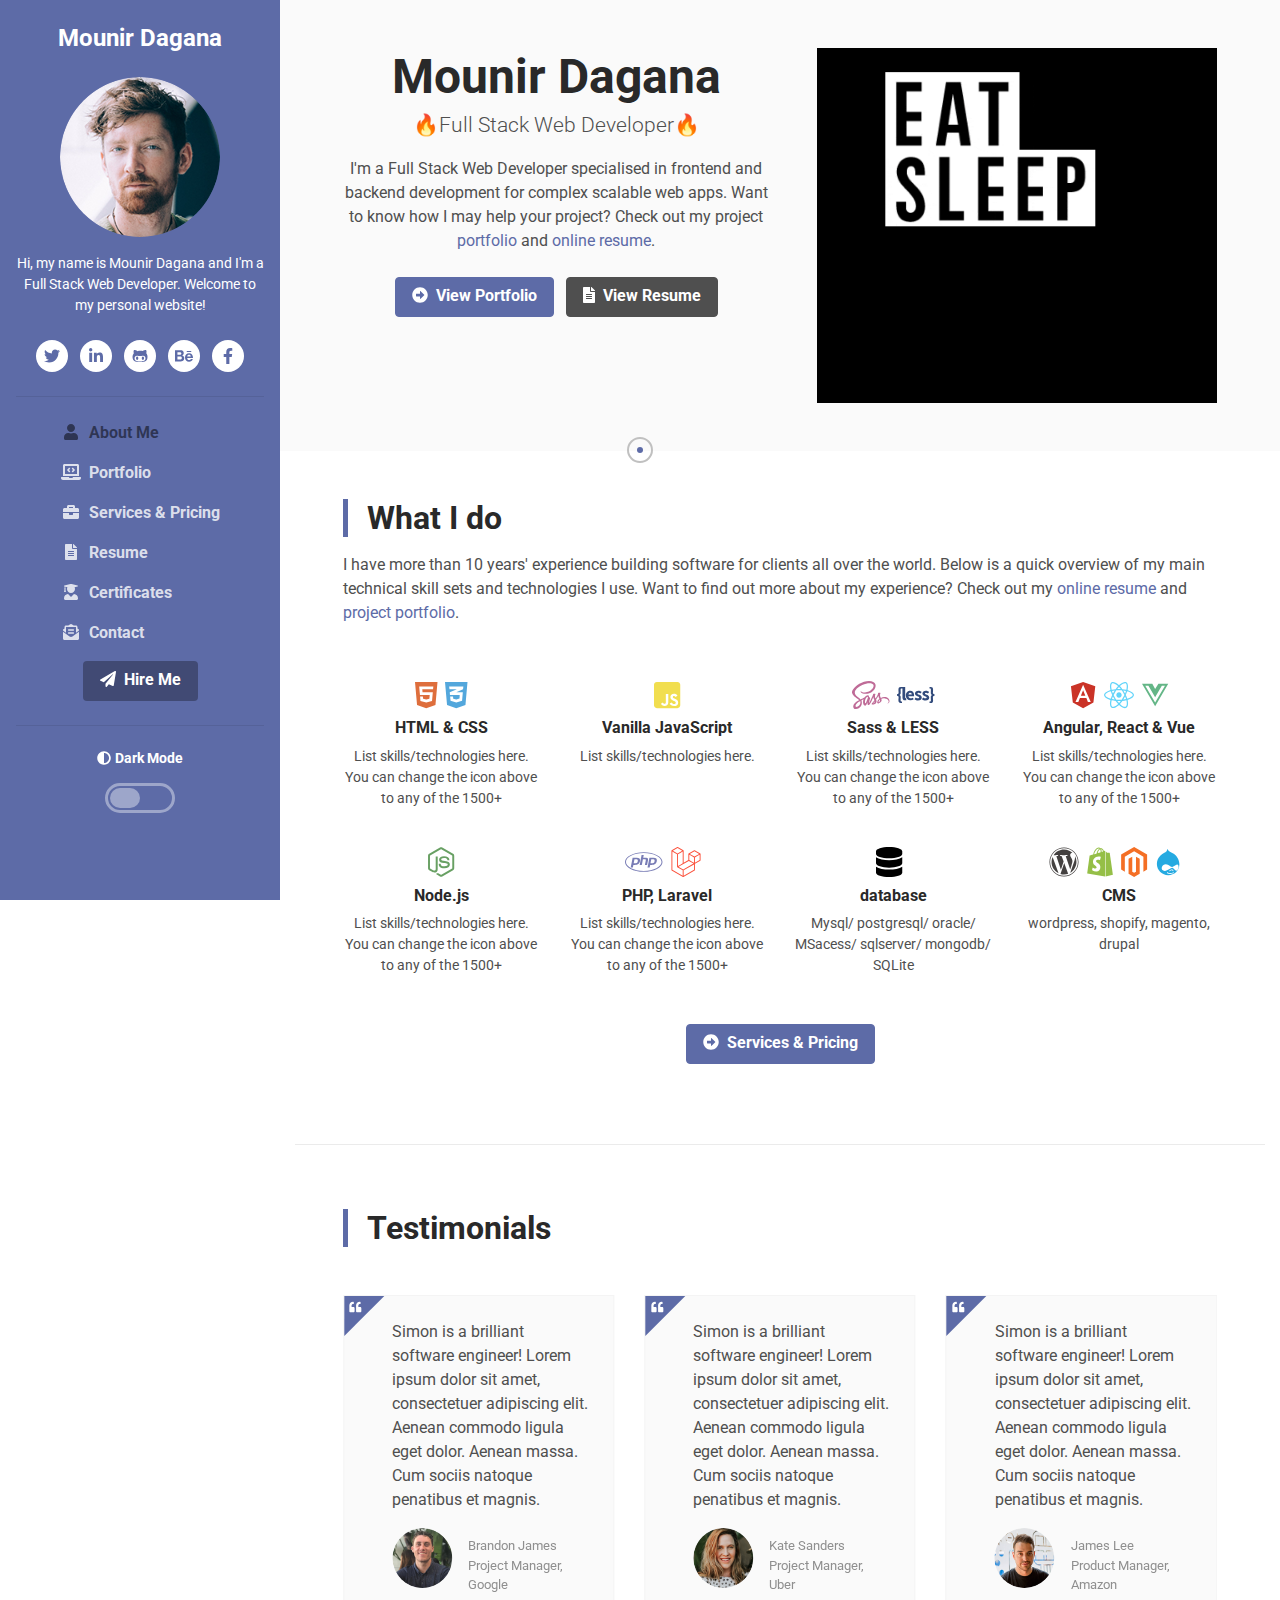
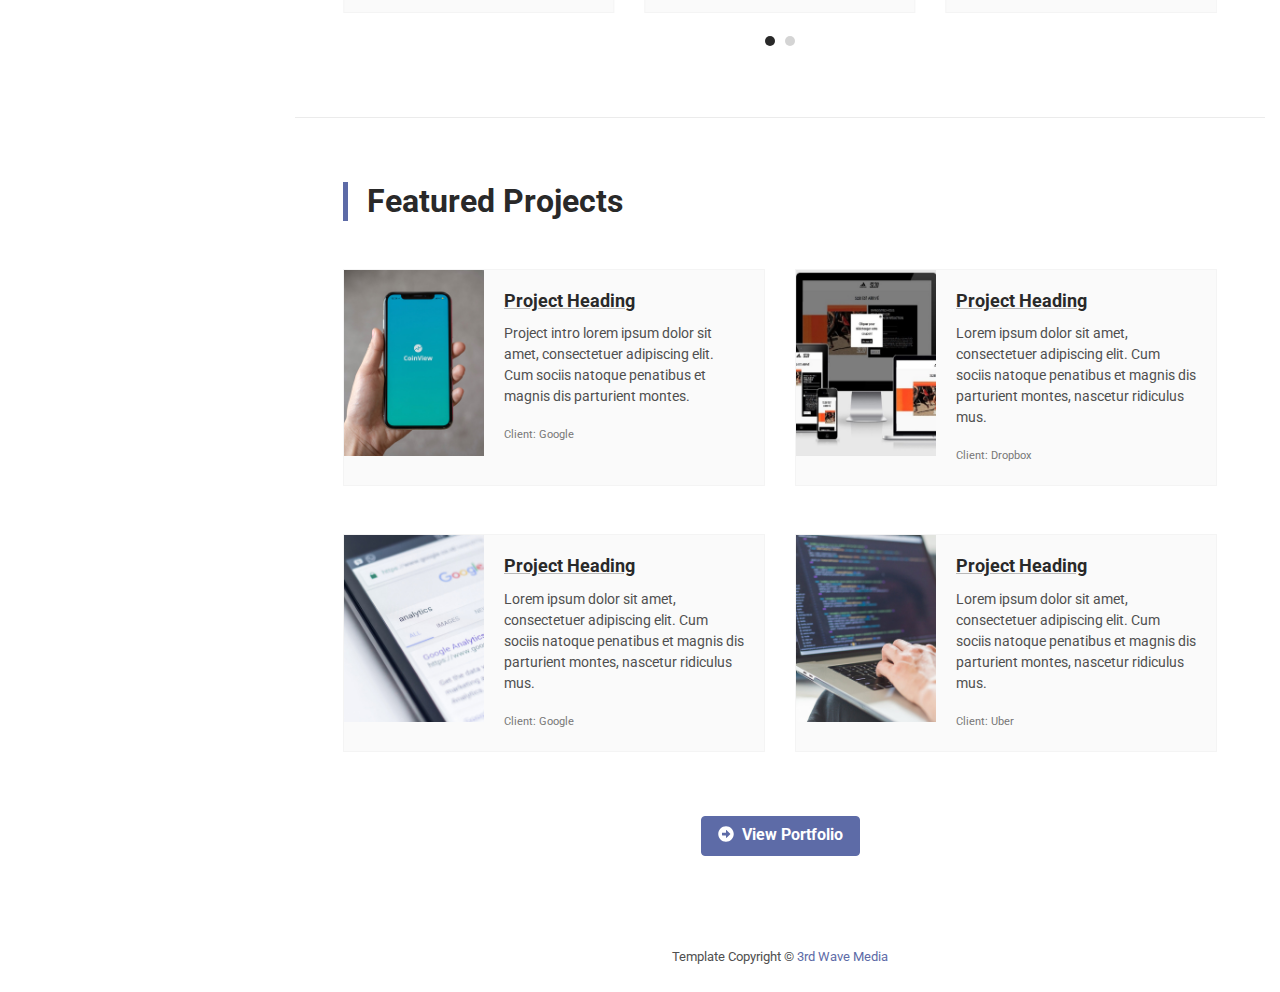
<file: index.html>
<!DOCTYPE html>
<html lang="en"> 
<head>
	<title>Mounir Dagana | Full Stack Web Developer</title>
	
	<!-- Meta -->
	<meta charset="utf-8">
	<meta http-equiv="X-UA-Compatible" content="IE=edge">
	<meta name="viewport" content="width=device-width, initial-scale=1.0">
	<meta name="description" content="Mounir Dagana is A Full Stack Web Developer specialized in both front-end and back-end. See 'My offer' and 'my portfolio' to read more.">
	<meta name="keywords" content="Mounir Dagana, Dagana, Full Stack Web Developer, Web Developer, web designer">
	<meta name="author" content="Mounir Dagana">    
	<link rel="canonical" href="https://mounirdagana.com/" />
	<!-- TWITTER METADATA -->
	<meta name="twitter:card" content="summary" />
	<meta name="twitter:site" content="@DaganaMounir" />
	<meta name="twitter:title" content="Mounir Dagana - Full Stack Web Developer" />
	<meta name="twitter:description" content="Mounir Dagana is A Full Stack Web Developer specialized in both front-end and back-end. See 'My offer' and 'my portfolio' to read more." />
	<meta name="twitter:image" content="http://mounirdagana.com/assets/images/mounirdagana.jpg" />
	<!-- Facebook METADATA -->
	<meta property="og:url" content="http://mounirdagana.com" />
	<meta property="og:title" content="Mounir Dagana - Full Stack Web Developer" />
	<meta property="og:description" content="Mounir Dagana is A Full Stack Web Developer specialized in both front-end and back-end. See 'My offer' and 'my portfolio' to read more." />
	<meta property="og:image" content="http://mounirdagana.com/assets/images/mounirdagana.jpg" />
	<!--[if lt IE 9]>
		<script src="//cdnjs.cloudflare.com/ajax/libs/html5shiv/3.7.2/html5shiv.min.js"></script>
	<![endif]-->

	<link rel="shortcut icon" href="favicon.ico"> 
	<!-- Google Fonts -->
	<link href="https://fonts.googleapis.com/css?family=Roboto:300,400,500,700" rel="stylesheet">
	<!-- FontAwesome JS -->
    <script defer src="assets/fontawesome/js/all.js"></script>
    <!-- Plugin CSS -->
    <link rel="stylesheet" href="assets/plugins/tiny-slider/tiny-slider.css">
	<!-- Theme CSS -->  
	<link id="theme-style" rel="stylesheet" href="assets/css/theme-1.css">
	

</head> 

<body>

	<header class="header text-center">	    
		<div class="force-overflow">
			<h1 class="blog-name pt-lg-4 mb-0"><a href="index.html">Mounir Dagana</a></h1>
			
			<nav class="navbar navbar-expand-lg navbar-dark" >
				
				<button class="navbar-toggler" type="button" data-toggle="collapse" data-target="#navigation" aria-controls="navigation" aria-expanded="false" aria-label="Toggle navigation">
					<span class="navbar-toggler-icon"></span>
				</button>
				
				<div id="navigation" class="collapse navbar-collapse flex-column" >
					<div class="profile-section pt-3 pt-lg-0">
						<img class="profile-image mb-3 rounded-circle mx-auto" src="assets/images/profile.png" alt="image" >			

						<div class="bio mb-3">Hi, my name is Mounir Dagana and I'm a Full Stack Web Developer. Welcome to my personal website!</div><!--//bio-->
						<ul class="social-list list-inline py-2 mx-auto">
							<li class="list-inline-item"><a href="https://twitter.com/DaganaMounir" target="_blank"><i class="fab fa-twitter fa-fw"></i></a></li>
							<li class="list-inline-item"><a href="https://www.linkedin.com/in/mounirdagana" target="_blank"><i class="fab fa-linkedin-in fa-fw"></i></a></li>
							<li class="list-inline-item"><a href="https://github.com/MounirK" target="_blank"><i class="fab fa-github-alt fa-fw"></i></a></li>
							<li class="list-inline-item"><a href="https://www.behance.net/mounirdagana" target="_blank"><i class="fab fa-behance fa-fw"></i></a></li>
							<li class="list-inline-item"><a href="https://www.facebook.com/mounir.da.7923" target="_blank"><i class="fab fa-facebook-f fa-fw"></i></a></li>
						</ul><!--//social-list-->
						<hr> 
					</div><!--//profile-section-->
					<ul class="navbar-nav flex-column text-left">
						<li class="nav-item active">
							<a class="nav-link" href="index.html"><i class="fas fa-user fa-fw mr-2"></i>About Me<span class="sr-only">(current)</span></a>
						</li>
						<li class="nav-item">
							<a class="nav-link" href="portfolio.html"><i class="fas fa-laptop-code fa-fw mr-2"></i>Portfolio</a>
						</li>
						<li class="nav-item">
							<a class="nav-link" href="services.html"><i class="fas fa-briefcase fa-fw mr-2"></i>Services &amp; Pricing</a>
						</li>
						<li class="nav-item">
							<a class="nav-link" href="resume.html"><i class="fas fa-file-alt fa-fw mr-2"></i>Resume</a>
						</li>
						<li class="nav-item">
							<a class="nav-link" href="certificates.html"><i class="fas fa-user-graduate fa-fw mr-2"></i>Certificates</a>
						</li>
						<li class="nav-item">
							<a class="nav-link" href="contact.html"><i class="fas fa-envelope-open-text fa-fw mr-2"></i>Contact</a>
						</li>
					</ul>
					<div class="my-2">
						<a class="btn btn-primary" href="contact.html" target="_blank"><i class="fas fa-paper-plane mr-2"></i>Hire Me</a>
					</div>
					<div class="dark-mode-toggle text-center w-100">
						<hr class="mb-4">
					    <h4 class="toggle-name mb-3 "><i class="fas fa-adjust mr-1"></i>Dark Mode</h4>
					    
					    <input class="toggle" id="darkmode" type="checkbox">
					    <label class="toggle-btn mx-auto mb-0" for="darkmode"></label>
					</div><!--//dark-mode-toggle-->
				</div>
			</nav>
		</div><!--//force-overflow-->
	</header>
	<div class="main-wrapper">
		<section class="about-me-section p-3 p-lg-5 theme-bg-light">
			<div class="container">
				<div class="profile-teaser media flex-column flex-lg-row">
					
					<div class="media-body">
						<h2 class="name font-weight-bold mb-1 text-center">Mounir Dagana</h2>
						<div class="tagline mb-3 text-center">🔥Full Stack Web Developer🔥</div>
						<div class="bio mb-4 text-center">I'm a Full Stack Web Developer specialised in frontend and backend development for complex scalable web apps. Want to know how I may help your project? Check out my project <a class="link-on-bg" href="projects.html">portfolio</a> and <a class="link-on-bg" href="resume.html">online resume</a>.
						</div><!--//bio-->
						<div class="mb-4 text-center">
							<a class="btn btn-primary mr-2 mb-3" href="portfolio.html"><i class="fas fa-arrow-alt-circle-right mr-2"></i><span class="d-none d-md-inline">View</span> Portfolio</a>
							<a class="btn btn-secondary mb-3" href="resume.html"><i class="fas fa-file-alt mr-2"></i><span class="d-none d-md-inline">View</span> Resume</a>
						</div>
					</div><!--//media-body-->
					<img class="profile-image mb-lg-0 ml-lg-5 mr-md-0" src="assets/images/eatsleepcoderepeat.gif" alt="">
				</div>
			</div>
		</section><!--//about-me-section-->
		<section class="overview-section p-3 p-lg-5">
			<div class="container">
				<h2 class="section-title font-weight-bold mb-3">What I do</h2>
				<div class="section-intro mb-5">I have more than 10 years' experience building software for clients all over the world. Below is a quick overview of my main technical skill sets and technologies I use. Want to find out more about my experience? Check out my <a href="resume.html">online resume</a> and <a href="portfolio.html">project portfolio</a>.</div>
				<div class="row">
					<div class="item col-6 col-lg-3">
						<div class="item-inner">
							<div class="item-icon"><i class="fab fa-html5 mr-2"></i><i class="fab fa-css3-alt"></i></div>
							<h3 class="item-title">HTML &amp; CSS</h3>
							<div class="item-desc">List skills/technologies here. You can change the icon above to any of the 1500+</div>
						</div><!--//item-inner-->
					</div><!--//item-->
					<div class="item col-6 col-lg-3">
						<div class="item-inner">
							<div class="item-icon"><i class="fab fa-js-square"></i></div>
							<h3 class="item-title">Vanilla JavaScript</h3>
							<div class="item-desc">List skills/technologies here.</div>
						</div><!--//item-inner-->
					</div><!--//item-->
					<div class="item col-6 col-lg-3">
						<div class="item-inner">
							<div class="item-icon"><i class="fab fa-sass mr-2"></i><i class="fab fa-less"></i></div>
							<h3 class="item-title">Sass &amp; LESS</h3>
							<div class="item-desc">List skills/technologies here. You can change the icon above to any of the 1500+</div>
						</div><!--//item-inner-->
					</div><!--//item-->
					<div class="item col-6 col-lg-3">
						<div class="item-inner">
							<div class="item-icon"><i class="fab fa-angular mr-2"></i><i class="fab fa-react mr-2"></i><i class="fab fa-vuejs"></i></div>
							<h3 class="item-title">Angular, React &amp;  Vue</h3>
							<div class="item-desc">List skills/technologies here. You can change the icon above to any of the 1500+</div>
						</div><!--//item-inner-->
					</div><!--//item-->
					<div class="item col-6 col-lg-3">
						<div class="item-inner">
							<div class="item-icon"><i class="fab fa-node-js"></i></div>
							<h3 class="item-title">Node.js</h3>
							<div class="item-desc">List skills/technologies here. You can change the icon above to any of the 1500+</div>
						</div><!--//item-inner-->
					</div><!--//item-->
					<div class="item col-6 col-lg-3">
						<div class="item-inner">
							<div class="item-icon"><i class="fab fa-php mr-2"></i><i class="fab fa-laravel mr-2"></i></div>
							<h3 class="item-title">PHP, Laravel</h3>
							<div class="item-desc">List skills/technologies here. You can change the icon above to any of the 1500+</div>
						</div><!--//item-inner-->
					</div><!--//item-->
					<div class="item col-6 col-lg-3">
						<div class="item-inner">
							<div class="item-icon"><i class="fas fa-database mr-2"></i></div>
							<h3 class="item-title">database</h3>
							<div class="item-desc">Mysql/ postgresql/ oracle/ MSacess/ sqlserver/ mongodb/ SQLite</div>
						</div><!--//item-inner-->
					</div><!--//item-->
					<div class="item col-6 col-lg-3">
						<div class="item-inner">
							<div class="item-icon"><i class="fab fa-wordpress mr-2"></i><i class="fab fa-shopify mr-2"></i><i class="fab fa-magento mr-2"></i><i class="fab fa-drupal mr-2"></i></div>
							<h3 class="item-title">CMS</h3>
							<div class="item-desc">wordpress, shopify, magento, drupal</div>
						</div><!--//item-inner-->
					</div><!--//item-->
				</div><!--//row-->
				<div class="text-center py-3"><a href="services.html" class="btn btn-primary"><i class="fas fa-arrow-alt-circle-right mr-2"></i>Services &amp; Pricing
					
				</a></div>
				
			</div><!--//container-->
		</section>
		
		<div class="container"><hr></div>
		
		<section class="testimonials-section p-3 p-lg-5">
			<div class="container">
				<h2 class="section-title font-weight-bold mb-5">Testimonials</h2>
				
				<div class="testiomonial-carousel-container">
					<div class="testimonial-carousel  tiny-slider">
	                    <div class="item">
							<div class="item-inner">
								<div class="quote-holder">
									<blockquote class="quote-content">
										Simon is a brilliant software engineer! Lorem ipsum dolor sit amet, consectetuer adipiscing elit. Aenean commodo ligula eget dolor. Aenean massa. Cum sociis natoque penatibus et magnis.
									</blockquote>
									<i class="fas fa-quote-left"></i>
								</div><!--//quote-holder-->
								<div class="source-holder">
									<div class="source-profile">
										<img src="assets/images/clients/profile-1.png" alt="image"/>
									</div>
									<div class="meta">
										<div class="name">Brandon James</div>
										<div class="info">Project Manager, Google</div>
									</div>
								</div>
							</div><!--//item-inner-->
						</div><!--//item-->
						
						<div class="item">
							<div class="item-inner">
								<div class="quote-holder">
									<blockquote class="quote-content">
										Simon is a brilliant software engineer! Lorem ipsum dolor sit amet, consectetuer adipiscing elit. Aenean commodo ligula eget dolor. Aenean massa. Cum sociis natoque penatibus et magnis.
									</blockquote>
									<i class="fas fa-quote-left"></i>
								</div><!--//quote-holder-->
								<div class="source-holder">
									<div class="source-profile">
										<img src="assets/images/clients/profile-2.png" alt="image"/>
									</div>
									<div class="meta">
										<div class="name">Kate Sanders</div>
										<div class="info">Project Manager, Uber</div>
									</div>
								</div>
							</div><!--//item-inner-->
						</div><!--//item-->
						
						<div class="item">
							<div class="item-inner">
								<div class="quote-holder">
									<blockquote class="quote-content">
										Simon is a brilliant software engineer! Lorem ipsum dolor sit amet, consectetuer adipiscing elit. Aenean commodo ligula eget dolor. Aenean massa. Cum sociis natoque penatibus et magnis.
									</blockquote>
									<i class="fas fa-quote-left"></i>
								</div><!--//quote-holder-->
								<div class="source-holder">
									<div class="source-profile">
										<img src="assets/images/clients/profile-3.png" alt="image"/>
									</div>
									<div class="meta">
										<div class="name">James Lee</div>
										<div class="info">Product Manager, Amazon</div>
									</div>
								</div>
						    </div><!--//item-inner-->
						</div><!--//item-->
						
						<div class="item">
							<div class="item-inner">
								<div class="quote-holder">
									<blockquote class="quote-content">
										Simon is a brilliant software engineer! Lorem ipsum dolor sit amet, consectetuer adipiscing elit. Aenean commodo ligula eget dolor. Aenean massa. Cum sociis natoque penatibus et magnis.
									</blockquote>
									<i class="fas fa-quote-left"></i>
								</div><!--//quote-holder-->
								<div class="source-holder">
									<div class="source-profile">
										<img src="assets/images/clients/profile-4.png" alt="image"/>
									</div>
									<div class="meta">
										<div class="name">James Lee</div>
										<div class="info">Product Manager, Amazon</div>
									</div>
								</div>
						    </div><!--//item-inner-->
						</div><!--//item-->
						
						<div class="item">
							<div class="item-inner">
								<div class="quote-holder">
									<blockquote class="quote-content">
										Simon is a brilliant software engineer! Lorem ipsum dolor sit amet, consectetuer adipiscing elit. Aenean commodo ligula eget dolor. Aenean massa. Cum sociis natoque penatibus et magnis.
									</blockquote>
									<i class="fas fa-quote-left"></i>
								</div><!--//quote-holder-->
								<div class="source-holder">
									<div class="source-profile">
										<img src="assets/images/clients/profile-5.png" alt="image"/>
									</div>
									<div class="meta">
										<div class="name">Olivia White</div>
										<div class="info">Product Manager, Dropbox</div>
									</div>
								</div>
						    </div><!--//item-inner-->
						</div><!--//item-->
						
						<div class="item">
							<div class="item-inner">
								<div class="quote-holder">
									<blockquote class="quote-content">
										Simon is a brilliant software engineer! Lorem ipsum dolor sit amet, consectetuer adipiscing elit. Aenean commodo ligula eget dolor. Aenean massa. Cum sociis natoque penatibus et magnis.
									</blockquote>
									<i class="fas fa-quote-left"></i>
								</div><!--//quote-holder-->
								<div class="source-holder">
									<div class="source-profile">
										<img src="assets/images/clients/profile-6.png" alt="image"/>
									</div>
									<div class="meta">
										<div class="name">Samuel Reyes</div>
										<div class="info">CTO, StartupHub</div>
									</div>
								</div>
						    </div><!--//item-inner-->
						</div><!--//item-->
					</div><!--//testimonial-carousel-->	
				</div><!--//testimonial-carousel-container-->	
			</div><!--//container-->
		</section><!--//testimonials-section-->
		
		<div class="container"><hr></div>
		
		<section class="featured-section p-3 p-lg-5">
			<div class="container">
				<h2 class="section-title font-weight-bold mb-5">Featured Projects</h2>
				<div class="row">
					<div class="col-md-6 mb-5">
						<div class="card project-card">
							<div class="row no-gutters">
								<div class="col-lg-4 card-img-holder">
									<img src="assets/images/project/project-1.jpg" class="card-img" alt="image">
								</div>
								<div class="col-lg-8">
									<div class="card-body">
										<h5 class="card-title"><a href="project.html" class="theme-link">Project Heading</a></h5>
										<p class="card-text">Project intro lorem ipsum dolor sit amet, consectetuer adipiscing elit. Cum sociis natoque penatibus et magnis dis parturient montes.</p>
										<p class="card-text"><small class="text-muted">Client: Google</small></p>
									</div>
								</div>
							</div>
							<div class="link-mask">
								<a class="link-mask-link" href="project.html"></a>
								<div class="link-mask-text">
									<a class="btn btn-secondary" href="project.html">
										<i class="fas fa-eye mr-2"></i>View Case Study
									</a>
								</div>
							</div><!--//link-mask-->
						</div><!--//card-->
					</div><!--//col-->
					<div class="col-md-6 mb-5">	
						<div class="card project-card">
							<div class="row no-gutters">
								<div class="col-lg-4 card-img-holder">
									<img src="assets/images/project/project-2.jpg" class="card-img" alt="image">
								</div>
								<div class="col-lg-8">
									<div class="card-body">
										<h5 class="card-title"><a href="project.html" class="theme-link">Project Heading</a></h5>
										<p class="card-text">Lorem ipsum dolor sit amet, consectetuer adipiscing elit. Cum sociis natoque penatibus et magnis dis parturient montes, nascetur ridiculus mus. </p>
										<p class="card-text"><small class="text-muted">Client: Dropbox</small></p>
									</div>
								</div>
							</div>
							<div class="link-mask">
								<a class="link-mask-link" href="project.html"></a>
								<div class="link-mask-text">
									<a class="btn btn-secondary" href="project.html">
										<i class="fas fa-eye mr-2"></i>View Case Study
									</a>
								</div>
							</div><!--//link-mask-->
						</div><!--//card-->
					</div><!--//col-->
					<div class="col-md-6 mb-5">
						<div class="card project-card">
							<div class="row no-gutters">
								<div class="col-lg-4 card-img-holder">
									<img src="assets/images/project/project-3.jpg" class="card-img" alt="image">
								</div>
								<div class="col-lg-8">
									<div class="card-body">
										<h5 class="card-title"><a href="project.html" class="theme-link">Project Heading</a></h5>
										<p class="card-text">Lorem ipsum dolor sit amet, consectetuer adipiscing elit. Cum sociis natoque penatibus et magnis dis parturient montes, nascetur ridiculus mus. </p>
										<p class="card-text"><small class="text-muted">Client: Google</small></p>
									</div>
								</div>
							</div>
							<div class="link-mask">
								<a class="link-mask-link" href="project.html"></a>
								<div class="link-mask-text">
									<a class="btn btn-secondary" href="project.html">
										<i class="fas fa-eye mr-2"></i>View Case Study
									</a>
								</div>
							</div><!--//link-mask-->
						</div><!--//card-->
					</div><!--//col-->
					<div class="col-md-6 mb-5">
						<div class="card project-card">
							<div class="row no-gutters">
								<div class="col-lg-4 card-img-holder">
									<img src="assets/images/project/project-4.jpg" class="card-img" alt="image">
								</div>
								<div class="col-lg-8">
									<div class="card-body">
										<h5 class="card-title"><a href="project.html" class="theme-link">Project Heading</a></h5>
										<p class="card-text">Lorem ipsum dolor sit amet, consectetuer adipiscing elit. Cum sociis natoque penatibus et magnis dis parturient montes, nascetur ridiculus mus. </p>
										<p class="card-text"><small class="text-muted">Client: Uber</small></p>
									</div>
								</div>
							</div>
							<div class="link-mask">
								<a class="link-mask-link" href="project.html"></a>
								<div class="link-mask-text">
									<a class="btn btn-secondary" href="project.html">
										<i class="fas fa-eye mr-2"></i>View Case Study
									</a>
								</div>
							</div><!--//link-mask-->
						</div><!--//card-->
					</div><!--//col-->
				</div><!--//row-->
				<div class="text-center py-3"><a href="portfolio.html" class="btn btn-primary"><i class="fas fa-arrow-alt-circle-right mr-2"></i>View Portfolio</a></div>
				
			</div><!--//container-->
		</section><!--//featured-section-->
	
		<footer class="footer text-center py-4">
			<small class="copyright">Template Copyright &copy; <a href="https://themes.3rdwavemedia.com/" target="_blank">3rd Wave Media</a></small>
		</footer>
		
	</div><!--//main-wrapper-->

	<!-- cursor changer -->
	<canvas class="js--canvas"></canvas>
	<script src="assets/plugins/TweenMax.min.js"></script>
	<script src="assets/js/cursor.js"></script>  
	<!-- Javascript -->   	
	<script src="assets/plugins/jquery-3.4.1.min.js"></script>
	<script src="assets/plugins/popper.min.js"></script> 
	<script src="assets/plugins/bootstrap/js/bootstrap.min.js"></script>
	<script src="assets/plugins/tiny-slider/min/tiny-slider.js"></script>
	<script src="assets/js/testimonials.js"></script>
	<!-- Dark Mode -->
	<script src="assets/plugins/js-cookie.min.js"></script>
	<script src="assets/js/dark-mode.js"></script>   
</body>
</html>
</file>
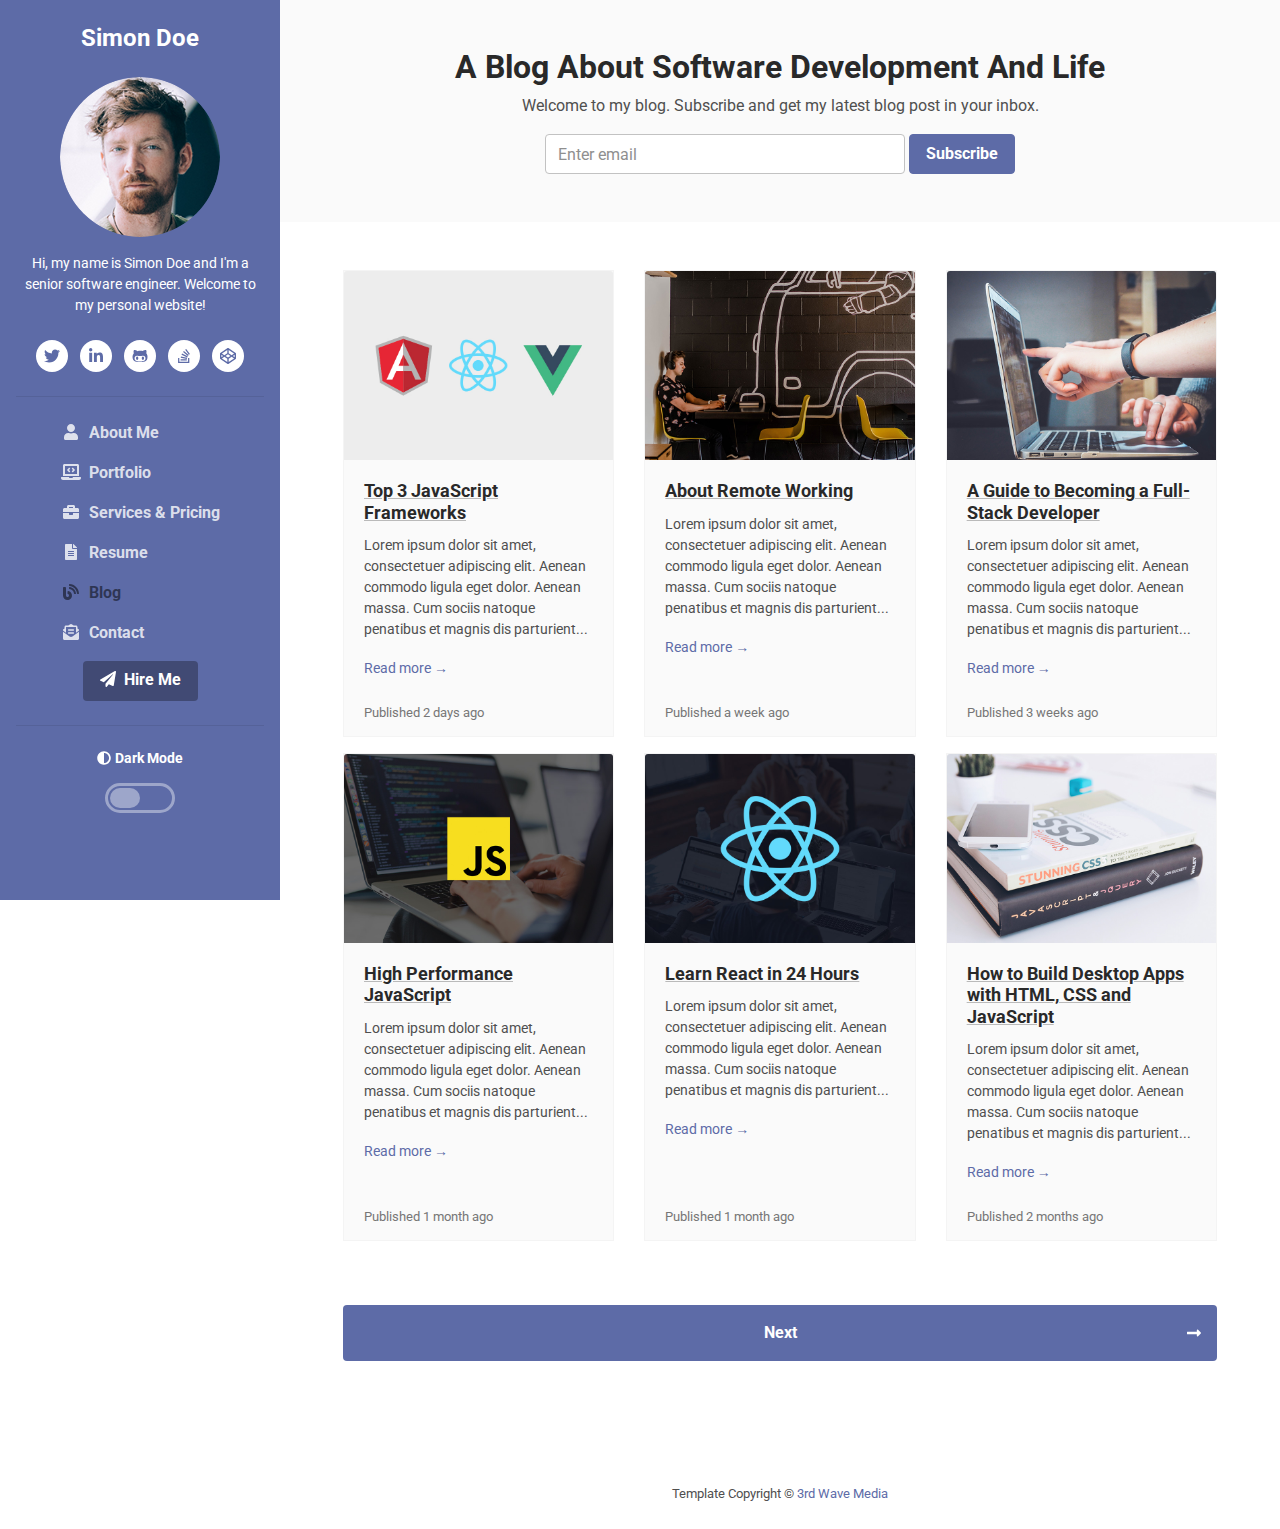
<file: blog-home.html>
<!DOCTYPE html>
<html lang="en"> 
<head>
    <title>Mounir Dagana | Full Stack Web Developer</title>
    
    <!-- Meta -->
    <meta charset="utf-8">
    <meta http-equiv="X-UA-Compatible" content="IE=edge">
    <meta name="viewport" content="width=device-width, initial-scale=1.0">
    <meta name="description" content="DevCard Bootstrap 4 Template">
    <meta name="author" content="Xiaoying Riley at 3rd Wave Media">    
    <link rel="shortcut icon" href="favicon.ico"> 
    
    <!-- Google Fonts -->
	<link href="https://fonts.googleapis.com/css?family=Roboto:300,400,500,700" rel="stylesheet">
    
    <!-- FontAwesome JS -->
    <script defer src="assets/fontawesome/js/all.js"></script>
    
    <!-- Theme CSS -->  
    <link id="theme-style" rel="stylesheet" href="assets/css/theme-1.css">

</head> 

<body>
    
    <header class="header text-center">	    
		<div class="force-overflow">
			<h1 class="blog-name pt-lg-4 mb-0"><a href="index-2.html">Simon Doe</a></h1>
			
			<nav class="navbar navbar-expand-lg navbar-dark" >
				
				<button class="navbar-toggler" type="button" data-toggle="collapse" data-target="#navigation" aria-controls="navigation" aria-expanded="false" aria-label="Toggle navigation">
					<span class="navbar-toggler-icon"></span>
				</button>
				
				<div id="navigation" class="collapse navbar-collapse flex-column" >
					<div class="profile-section pt-3 pt-lg-0">
						<img class="profile-image mb-3 rounded-circle mx-auto" src="assets/images/profile.png" alt="image" >			
						
						<div class="bio mb-3">Hi, my name is Simon Doe and I'm a senior software engineer. Welcome to my personal website!</div><!--//bio-->
						<ul class="social-list list-inline py-2 mx-auto">
							<li class="list-inline-item"><a href="#"><i class="fab fa-twitter fa-fw"></i></a></li>
							<li class="list-inline-item"><a href="#"><i class="fab fa-linkedin-in fa-fw"></i></a></li>
							<li class="list-inline-item"><a href="#"><i class="fab fa-github-alt fa-fw"></i></a></li>
							<li class="list-inline-item"><a href="#"><i class="fab fa-stack-overflow fa-fw"></i></a></li>
							<li class="list-inline-item"><a href="#"><i class="fab fa-codepen fa-fw"></i></a></li>
						</ul><!--//social-list-->
						<hr> 
					</div><!--//profile-section-->
					
					<ul class="navbar-nav flex-column text-left">
						<li class="nav-item">
							<a class="nav-link" href="index-2.html"><i class="fas fa-user fa-fw mr-2"></i>About Me</a>
						</li>
						<li class="nav-item">
							<a class="nav-link" href="portfolio.html"><i class="fas fa-laptop-code fa-fw mr-2"></i>Portfolio</a>
						</li>
						<li class="nav-item">
							<a class="nav-link" href="services.html"><i class="fas fa-briefcase fa-fw mr-2"></i>Services &amp; Pricing</a>
						</li>
						<li class="nav-item">
							<a class="nav-link" href="resume.html"><i class="fas fa-file-alt fa-fw mr-2"></i>Resume</a>
						</li>
						<li class="nav-item active">
							<a class="nav-link" href="blog-home.html"><i class="fas fa-blog fa-fw mr-2"></i>Blog<span class="sr-only">(current)</span></a>
						</li>
						<li class="nav-item">
							<a class="nav-link" href="contact.html"><i class="fas fa-envelope-open-text fa-fw mr-2"></i>Contact</a>
						</li>
					</ul>
					
					<div class="my-2">
						<a class="btn btn-primary" href="contact.html" target="_blank"><i class="fas fa-paper-plane mr-2"></i>Hire Me</a>
					</div>
					
	
					<div class="dark-mode-toggle text-center w-100">
						<hr class="mb-4">
					    <h4 class="toggle-name mb-3 "><i class="fas fa-adjust mr-1"></i>Dark Mode</h4>
					    
					    <input class="toggle" id="darkmode" type="checkbox">
					    <label class="toggle-btn mx-auto mb-0" for="darkmode"></label>
					    
					</div><!--//dark-mode-toggle-->
				</div>
			</nav>
		</div><!--//force-overflow-->
	</header>
	    
    <div class="main-wrapper">
	    <section class="cta-section theme-bg-light py-5">
		    <div class="container text-center">
			    <h2 class="heading">A Blog About Software Development And Life</h2>
			    <div class="intro">Welcome to my blog. Subscribe and get my latest blog post in your inbox.</div>
			    <form class="signup-form form-inline justify-content-center pt-3">
                    <div class="form-group">
                        <label class="sr-only" for="semail">Your email</label>
                        <input type="email" id="semail" name="semail1" class="form-control mr-md-1 semail" placeholder="Enter email">
                    </div>
                    <button type="submit" class="btn btn-primary">Subscribe</button>
                </form>
		    </div><!--//container-->
	    </section>
	    <section class="blog-list px-3 py-5 p-md-5">
		    <div class="container">
			    <div class="row">
					<div class="col-md-4 mb-3">
						<div class="card blog-post-card">
							<img class="card-img-top" src="assets/images/blog/blog-post-thumb-card-1.jpg" alt="image">
							<div class="card-body">
								<h5 class="card-title"><a class="theme-link" href="blog-post.html">Top 3 JavaScript Frameworks</a></h5>
								<p class="card-text">Lorem ipsum dolor sit amet, consectetuer adipiscing elit. Aenean commodo ligula eget dolor. Aenean massa. Cum sociis natoque penatibus et magnis dis parturient...</p>
								<p class="mb-0"><a class="more-link" href="blog-post.html">Read more &rarr;</a></p>
								
							</div>
							<div class="card-footer">
								<small class="text-muted">Published 2 days ago</small>
							</div>
						</div><!--//card-->
					</div><!--//col-->
					<div class="col-md-4 mb-3">
						<div class="card blog-post-card">
							<img class="card-img-top" src="assets/images/blog/blog-post-thumb-card-2.jpg" alt="image">
							<div class="card-body">
								<h5 class="card-title"><a class="theme-link" href="blog-post.html">About Remote Working</a></h5>
								<p class="card-text">Lorem ipsum dolor sit amet, consectetuer adipiscing elit. Aenean commodo ligula eget dolor. Aenean massa. Cum sociis natoque penatibus et magnis dis parturient...</p>
								<p class="mb-0"><a class="more-link" href="blog-post.html">Read more &rarr;</a></p>
							</div>
							<div class="card-footer">
								<small class="text-muted">Published a week ago</small>
								
							</div>
						</div><!--//card-->
					</div><!--//col-->
					<div class="col-md-4 mb-3">
						<div class="card blog-post-card">
							<img class="card-img-top" src="assets/images/blog/blog-post-thumb-card-3.jpg" alt="image">
							<div class="card-body">
								<h5 class="card-title"><a class="theme-link" href="blog-post.html">A Guide to Becoming a Full-Stack Developer</a></h5>
								<p class="card-text">Lorem ipsum dolor sit amet, consectetuer adipiscing elit. Aenean commodo ligula eget dolor. Aenean massa. Cum sociis natoque penatibus et magnis dis parturient...</p>
								<p class="mb-0"><a class="more-link" href="blog-post.html">Read more &rarr;</a></p>
							</div>
							<div class="card-footer">
								<small class="text-muted">Published 3 weeks ago</small>
							</div>
						</div><!--//card-->
					</div><!--//col-->
					<div class="col-md-4 mb-3">
						<div class="card blog-post-card">
							<img class="card-img-top" src="assets/images/blog/blog-post-thumb-card-4.jpg" alt="image">
							<div class="card-body">
								<h5 class="card-title"><a class="theme-link" href="blog-post.html">High Performance JavaScript</a></h5>
								<p class="card-text">Lorem ipsum dolor sit amet, consectetuer adipiscing elit. Aenean commodo ligula eget dolor. Aenean massa. Cum sociis natoque penatibus et magnis dis parturient...</p>
								<p class="mb-0"><a class="more-link" href="blog-post.html">Read more &rarr;</a></p>
							</div>
							<div class="card-footer">
								<small class="text-muted">Published 1 month ago</small>
							</div>
						</div><!--//card-->
					</div><!--//col-->
					<div class="col-md-4 mb-3">
						<div class="card blog-post-card">
							<img class="card-img-top" src="assets/images/blog/blog-post-thumb-card-5.jpg" alt="image">
							<div class="card-body">
								<h5 class="card-title"><a class="theme-link" href="blog-post.html">Learn React in 24 Hours</a></h5>
								<p class="card-text">Lorem ipsum dolor sit amet, consectetuer adipiscing elit. Aenean commodo ligula eget dolor. Aenean massa. Cum sociis natoque penatibus et magnis dis parturient...</p>
								<p class="mb-0"><a class="more-link" href="blog-post.html">Read more &rarr;</a></p>
							</div>
							<div class="card-footer">
								<small class="text-muted">Published 1 month ago</small>
							</div>
						</div><!--//card-->
					</div><!--//col-->
					<div class="col-md-4 mb-3">
						<div class="card blog-post-card">
							<img class="card-img-top" src="assets/images/blog/blog-post-thumb-card-6.jpg" alt="image">
							<div class="card-body">
								<h5 class="card-title"><a class="theme-link" href="blog-post.html">How to Build Desktop Apps with HTML, CSS and JavaScript</a></h5>
								<p class="card-text">Lorem ipsum dolor sit amet, consectetuer adipiscing elit. Aenean commodo ligula eget dolor. Aenean massa. Cum sociis natoque penatibus et magnis dis parturient...</p>
								<p class="mb-0"><a class="more-link" href="blog-post.html">Read more &rarr;</a></p>
							</div>
							<div class="card-footer">
								<small class="text-muted">Published 2 months ago</small>
							</div>
						</div><!--//card-->
					</div><!--//col-->
				</div><!--//row-->
			    
			    
			    <nav class="blog-nav nav nav-justified my-5">
				  <a class="nav-link-prev nav-item nav-link d-none rounded-left" href="#">Previous<i class="arrow-prev fas fa-long-arrow-alt-left"></i></a>
				  <a class="nav-link-next nav-item nav-link rounded" href="#">Next<i class="arrow-next fas fa-long-arrow-alt-right"></i></a>
				</nav>
				
		    </div>
	    </section>
	    
	    <footer class="footer text-center py-4">
			<small class="copyright">Template Copyright &copy; <a href="https://themes.3rdwavemedia.com/" target="_blank">3rd Wave Media</a></small>
		</footer>
    
    </div><!--//main-wrapper-->
    
    <!-- Javascript -->          
    <script src="assets/plugins/jquery-3.4.1.min.js"></script>
    <script src="assets/plugins/popper.min.js"></script> 
    <script src="assets/plugins/bootstrap/js/bootstrap.min.js"></script> 
    
    <!-- Dark Mode -->
	<script src="assets/plugins/js-cookie.min.js"></script>
	<script src="assets/js/dark-mode.js"></script>
    
</body>
</html>
</file>
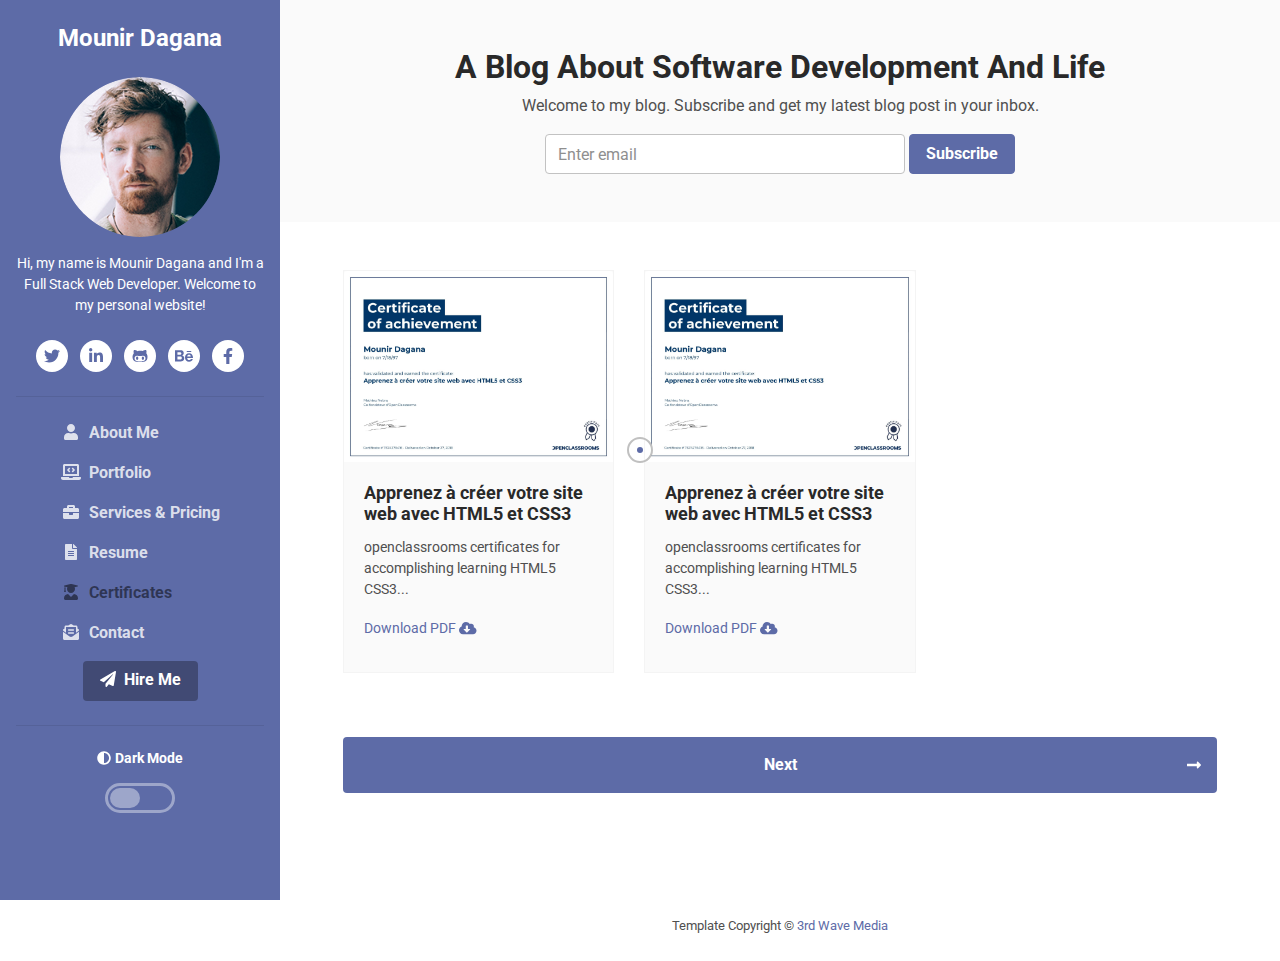
<file: certificates.html>
<!DOCTYPE html>
<html lang="en"> 
<head>
    <title>Mounir Dagana | Full Stack Web Developer</title>
    
  	<!-- Meta -->
	<meta charset="utf-8">
	<meta http-equiv="X-UA-Compatible" content="IE=edge">
	<meta name="viewport" content="width=device-width, initial-scale=1.0">
	<meta name="description" content="Mounir Dagana is A Full Stack Web Developer specialized in both front-end and back-end. See 'My offer' and 'my portfolio' to read more.">
	<meta name="keywords" content="Mounir Dagana, Dagana, Full Stack Web Developer, Web Developer, web designer">
	<meta name="author" content="Mounir Dagana">    
	<link rel="canonical" href="https://mounirdagana.com/" />
	<!-- TWITTER METADATA -->
	<meta name="twitter:card" content="summary" />
	<meta name="twitter:site" content="@DaganaMounir" />
	<meta name="twitter:title" content="Mounir Dagana - Full Stack Web Developer" />
	<meta name="twitter:description" content="Mounir Dagana is A Full Stack Web Developer specialized in both front-end and back-end. See 'My offer' and 'my portfolio' to read more." />
	<meta name="twitter:image" content="http://mounirdagana.com/assets/images/mounirdagana.jpg" />
	<!-- Facebook METADATA -->
	<meta property="og:url" content="http://mounirdagana.com" />
	<meta property="og:title" content="Mounir Dagana - Full Stack Web Developer" />
	<meta property="og:description" content="Mounir Dagana is A Full Stack Web Developer specialized in both front-end and back-end. See 'My offer' and 'my portfolio' to read more." />
	<meta property="og:image" content="http://mounirdagana.com/assets/images/mounirdagana.jpg" />
	<!--[if lt IE 9]>
		<script src="//cdnjs.cloudflare.com/ajax/libs/html5shiv/3.7.2/html5shiv.min.js"></script>
	<![endif]-->

    <link rel="shortcut icon" href="favicon.ico"> 
    <!-- Google Fonts -->
	<link href="https://fonts.googleapis.com/css?family=Roboto:300,400,500,700" rel="stylesheet">
    <!-- FontAwesome JS -->
    <script defer src="assets/fontawesome/js/all.js"></script>
    <!-- Theme CSS -->  
	<link id="theme-style" rel="stylesheet" href="assets/css/theme-1.css">
</head> 
<body>
    <header class="header text-center">	    
		<div class="force-overflow">
			<h1 class="blog-name pt-lg-4 mb-0"><a href="index.html">Mounir Dagana</a></h1>
			<nav class="navbar navbar-expand-lg navbar-dark" >
				<button class="navbar-toggler" type="button" data-toggle="collapse" data-target="#navigation" aria-controls="navigation" aria-expanded="false" aria-label="Toggle navigation">
					<span class="navbar-toggler-icon"></span>
				</button>
				
				<div id="navigation" class="collapse navbar-collapse flex-column" >
					<div class="profile-section pt-3 pt-lg-0">
						<img class="profile-image mb-3 rounded-circle mx-auto" src="assets/images/profile.png" alt="image" >			
						
						<div class="bio mb-3">Hi, my name is Mounir Dagana and I'm a Full Stack Web Developer. Welcome to my personal website!</div><!--//bio-->
						<ul class="social-list list-inline py-2 mx-auto">
							<li class="list-inline-item"><a href="https://twitter.com/DaganaMounir" target="_blank"><i class="fab fa-twitter fa-fw"></i></a></li>
							<li class="list-inline-item"><a href="https://www.linkedin.com/in/mounirdagana" target="_blank"><i class="fab fa-linkedin-in fa-fw"></i></a></li>
							<li class="list-inline-item"><a href="https://github.com/MounirK" target="_blank"><i class="fab fa-github-alt fa-fw"></i></a></li>
							<li class="list-inline-item"><a href="https://www.behance.net/mounirdagana" target="_blank"><i class="fab fa-behance fa-fw"></i></a></li>
							<li class="list-inline-item"><a href="https://www.facebook.com/mounir.da.7923" target="_blank"><i class="fab fa-facebook-f fa-fw"></i></a></li>
						</ul><!--//social-list-->
						<hr> 
					</div><!--//profile-section-->
					
					<ul class="navbar-nav flex-column text-left">
						<li class="nav-item">
							<a class="nav-link" href="index.html"><i class="fas fa-user fa-fw mr-2"></i>About Me</a>
						</li>
						<li class="nav-item">
							<a class="nav-link" href="portfolio.html"><i class="fas fa-laptop-code fa-fw mr-2"></i>Portfolio</a>
						</li>
						<li class="nav-item">
							<a class="nav-link" href="services.html"><i class="fas fa-briefcase fa-fw mr-2"></i>Services &amp; Pricing</a>
						</li>
						<li class="nav-item">
							<a class="nav-link" href="resume.html"><i class="fas fa-file-alt fa-fw mr-2"></i>Resume</a>
						</li>
						<li class="nav-item active">
							<a class="nav-link" href="certificates.html"><i class="fas fa-user-graduate fa-fw mr-2"></i>Certificates<span class="sr-only">(current)</span></a>
						</li>
						<li class="nav-item">
							<a class="nav-link" href="contact.html"><i class="fas fa-envelope-open-text fa-fw mr-2"></i>Contact</a>
						</li>
					</ul>
					
					<div class="my-2">
						<a class="btn btn-primary" href="contact.html" target="_blank"><i class="fas fa-paper-plane mr-2"></i>Hire Me</a>
					</div>
					
	
					<div class="dark-mode-toggle text-center w-100">
						<hr class="mb-4">
					    <h4 class="toggle-name mb-3 "><i class="fas fa-adjust mr-1"></i>Dark Mode</h4>
					    
					    <input class="toggle" id="darkmode" type="checkbox">
					    <label class="toggle-btn mx-auto mb-0" for="darkmode"></label>
					    
					</div><!--//dark-mode-toggle-->
				</div>
			</nav>
		</div><!--//force-overflow-->
	</header>
	    
    <div class="main-wrapper">
	    <section class="cta-section theme-bg-light py-5">
		    <div class="container text-center">
			    <h2 class="heading">A Blog About Software Development And Life</h2>
			    <div class="intro">Welcome to my blog. Subscribe and get my latest blog post in your inbox.</div>
			    <form class="signup-form form-inline justify-content-center pt-3">
                    <div class="form-group">
                        <label class="sr-only" for="semail">Your email</label>
                        <input type="email" id="semail" name="semail1" class="form-control mr-md-1 semail" placeholder="Enter email">
                    </div>
                    <button type="submit" class="btn btn-primary">Subscribe</button>
                </form>
		    </div><!--//container-->
	    </section>
	    <section class="blog-list px-3 py-5 p-md-5">
		    <div class="container">
			    <div class="row">
					<div class="col-md-4 mb-3">
						<div class="card blog-post-card">
							<img class="card-img-top" src="assets/images/certificates/ocr-html&css.jpg" alt="image">
							<div class="card-body">
								<h5 class="card-title">Apprenez à créer votre site web avec HTML5 et CSS3</h5>
								<p class="card-text">openclassrooms certificates for accomplishing learning HTML5 CSS3...</p>
								<p class="mb-0"><a class="more-link" href="blog-post.html">Download PDF <i class="fas fa-cloud-download-alt"></i></a></p>
							</div>
							<div class="card-footer">
								<small class="text-muted"></small>
							</div>
						</div><!--//card-->
					</div><!--//col-->

					<div class="col-md-4 mb-3">
						<div class="card blog-post-card">
							<img class="card-img-top" src="assets/images/certificates/ocr-html&css.jpg" alt="image">
							<div class="card-body">
								<h5 class="card-title">Apprenez à créer votre site web avec HTML5 et CSS3</h5>
								<p class="card-text">openclassrooms certificates for accomplishing learning HTML5 CSS3...</p>
								<p class="mb-0"><a class="more-link" href="blog-post.html">Download PDF <i class="fas fa-cloud-download-alt"></i></a></p>
							</div>
							<div class="card-footer">
								<small class="text-muted"></small>
							</div>
						</div><!--//card-->
					</div><!--//col-->
				</div><!--//row-->

			    <nav class="blog-nav nav nav-justified my-5">
				  <a class="nav-link-prev nav-item nav-link d-none rounded-left" href="#">Previous<i class="arrow-prev fas fa-long-arrow-alt-left"></i></a>
				  <a class="nav-link-next nav-item nav-link rounded" href="#">Next<i class="arrow-next fas fa-long-arrow-alt-right"></i></a>
				</nav>
				
		    </div>
	    </section>

	    <footer class="footer text-center py-4">
			<small class="copyright">Template Copyright &copy; <a href="https://themes.3rdwavemedia.com/" target="_blank">3rd Wave Media</a></small>
		</footer>
    
    </div><!--//main-wrapper-->
	
	<!-- cursor changer -->
	<canvas class="js--canvas"></canvas>
	<script src="assets/plugins/TweenMax.min.js"></script>
	<script src="assets/js/cursor.js"></script>  
    <!-- Javascript -->          
    <script src="assets/plugins/jquery-3.4.1.min.js"></script>
    <script src="assets/plugins/popper.min.js"></script> 
    <script src="assets/plugins/bootstrap/js/bootstrap.min.js"></script> 
    <!-- Dark Mode -->
	<script src="assets/plugins/js-cookie.min.js"></script>
	<script src="assets/js/dark-mode.js"></script>
    
</body>
</html>
</file>
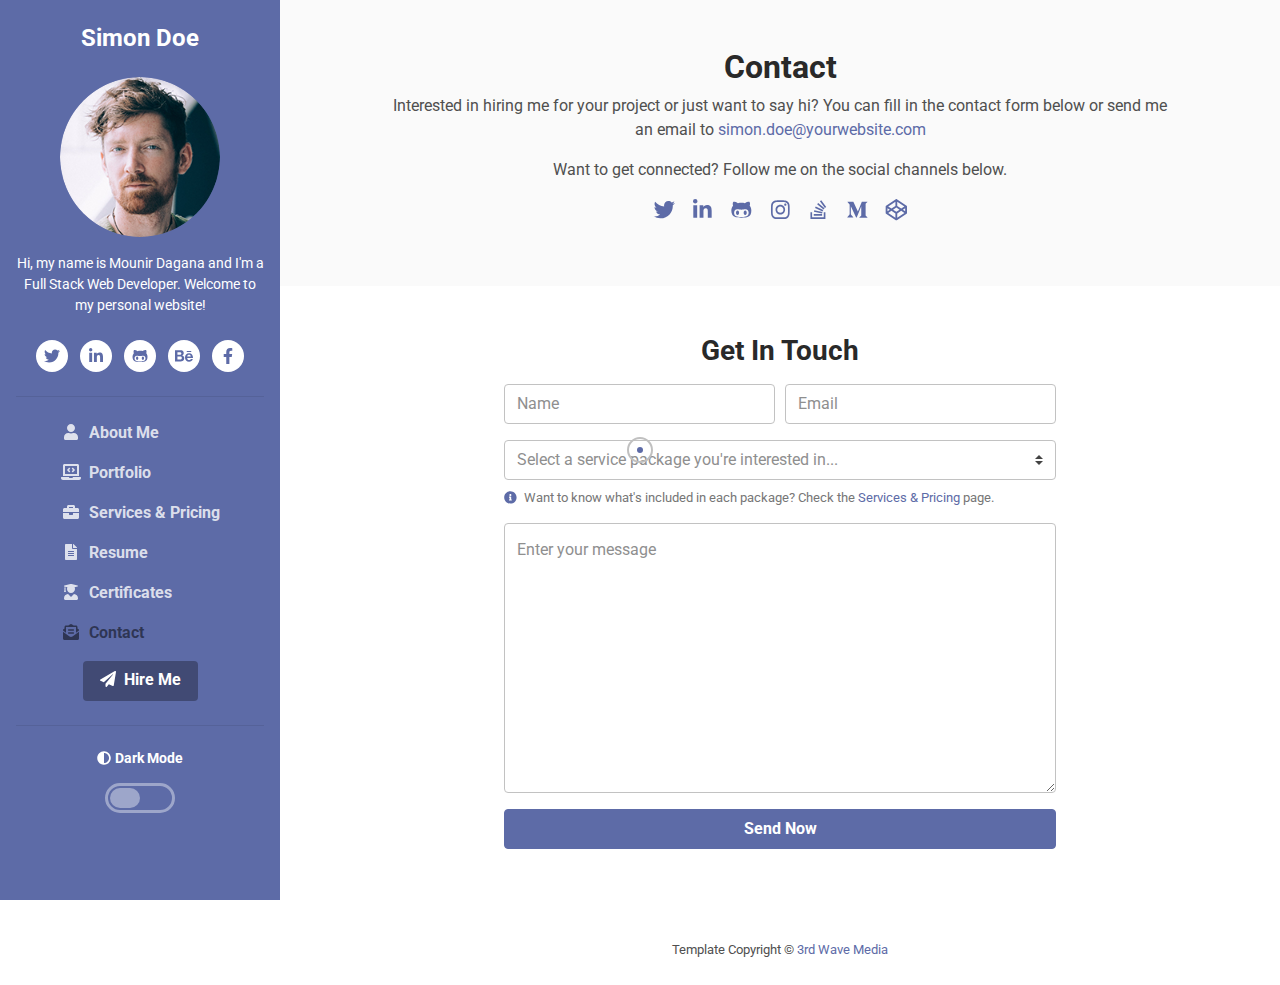
<file: contact.html>
<!DOCTYPE html>
<html lang="en"> 
<head>
    <title>Mounir Dagana | Full Stack Web Developer</title>
    
  	<!-- Meta -->
	<meta charset="utf-8">
	<meta http-equiv="X-UA-Compatible" content="IE=edge">
	<meta name="viewport" content="width=device-width, initial-scale=1.0">
	<meta name="description" content="Mounir Dagana is A Full Stack Web Developer specialized in both front-end and back-end. See 'My offer' and 'my portfolio' to read more.">
	<meta name="keywords" content="Mounir Dagana, Dagana, Full Stack Web Developer, Web Developer, web designer">
	<meta name="author" content="Mounir Dagana">    
	<link rel="canonical" href="https://mounirdagana.com/" />
	<!-- TWITTER METADATA -->
	<meta name="twitter:card" content="summary" />
	<meta name="twitter:site" content="@DaganaMounir" />
	<meta name="twitter:title" content="Mounir Dagana - Full Stack Web Developer" />
	<meta name="twitter:description" content="Mounir Dagana is A Full Stack Web Developer specialized in both front-end and back-end. See 'My offer' and 'my portfolio' to read more." />
	<meta name="twitter:image" content="http://mounirdagana.com/assets/images/mounirdagana.jpg" />
	<!-- Facebook METADATA -->
	<meta property="og:url" content="http://mounirdagana.com" />
	<meta property="og:title" content="Mounir Dagana - Full Stack Web Developer" />
	<meta property="og:description" content="Mounir Dagana is A Full Stack Web Developer specialized in both front-end and back-end. See 'My offer' and 'my portfolio' to read more." />
	<meta property="og:image" content="http://mounirdagana.com/assets/images/mounirdagana.jpg" />
	<!--[if lt IE 9]>
		<script src="//cdnjs.cloudflare.com/ajax/libs/html5shiv/3.7.2/html5shiv.min.js"></script>
	<![endif]-->
	  
    <!-- Google Fonts -->
	<link href="https://fonts.googleapis.com/css?family=Roboto:300,400,500,700" rel="stylesheet">
    
    <!-- FontAwesome JS -->
    <script defer src="assets/fontawesome/js/all.js"></script>
    
    <!-- Theme CSS -->  
    <link id="theme-style" rel="stylesheet" href="assets/css/theme-1.css">

</head> 

<body>
    
    <header class="header text-center">	    
		<div class="force-overflow">
			<h1 class="blog-name pt-lg-4 mb-0"><a href="index.html">Simon Doe</a></h1>
			
			<nav class="navbar navbar-expand-lg navbar-dark" >
				
				<button class="navbar-toggler" type="button" data-toggle="collapse" data-target="#navigation" aria-controls="navigation" aria-expanded="false" aria-label="Toggle navigation">
					<span class="navbar-toggler-icon"></span>
				</button>
				
				<div id="navigation" class="collapse navbar-collapse flex-column" >
					<div class="profile-section pt-3 pt-lg-0">
						<img class="profile-image mb-3 rounded-circle mx-auto" src="assets/images/profile.png" alt="image" >			
						
						<div class="bio mb-3">Hi, my name is Mounir Dagana and I'm a Full Stack Web Developer. Welcome to my personal website!</div><!--//bio-->
						<ul class="social-list list-inline py-2 mx-auto">
							<li class="list-inline-item"><a href="https://twitter.com/DaganaMounir" target="_blank"><i class="fab fa-twitter fa-fw"></i></a></li>
							<li class="list-inline-item"><a href="https://www.linkedin.com/in/mounirdagana" target="_blank"><i class="fab fa-linkedin-in fa-fw"></i></a></li>
							<li class="list-inline-item"><a href="https://github.com/MounirK" target="_blank"><i class="fab fa-github-alt fa-fw"></i></a></li>
							<li class="list-inline-item"><a href="https://www.behance.net/mounirdagana" target="_blank"><i class="fab fa-behance fa-fw"></i></a></li>
							<li class="list-inline-item"><a href="https://www.facebook.com/mounir.da.7923" target="_blank"><i class="fab fa-facebook-f fa-fw"></i></a></li>
						</ul><!--//social-list-->
						<hr> 
					</div><!--//profile-section-->
					
					<ul class="navbar-nav flex-column text-left">
						<li class="nav-item">
							<a class="nav-link" href="index.html"><i class="fas fa-user fa-fw mr-2"></i>About Me</a>
						</li>
						<li class="nav-item">
							<a class="nav-link" href="portfolio.html"><i class="fas fa-laptop-code fa-fw mr-2"></i>Portfolio</a>
						</li>
						<li class="nav-item">
							<a class="nav-link" href="services.html"><i class="fas fa-briefcase fa-fw mr-2"></i>Services &amp; Pricing</a>
						</li>
						<li class="nav-item">
							<a class="nav-link" href="resume.html"><i class="fas fa-file-alt fa-fw mr-2"></i>Resume</a>
						</li>
						<li class="nav-item">
							<a class="nav-link" href="certificates.html"><i class="fas fa-user-graduate fa-fw mr-2"></i>Certificates</a>
						</li>
						<li class="nav-item active">
							<a class="nav-link" href="contact.html"><i class="fas fa-envelope-open-text fa-fw mr-2"></i>Contact<span class="sr-only">(current)</span></a>
						</li>
					</ul>
					
					<div class="my-2">
						<a class="btn btn-primary" href="contact.html" target="_blank"><i class="fas fa-paper-plane mr-2"></i>Hire Me</a>
					</div>
					
	
					<div class="dark-mode-toggle text-center w-100">
						<hr class="mb-4">
					    <h4 class="toggle-name mb-3 "><i class="fas fa-adjust mr-1"></i>Dark Mode</h4>
					    
					    <input class="toggle" id="darkmode" type="checkbox">
					    <label class="toggle-btn mx-auto mb-0" for="darkmode"></label>
					    
					</div><!--//dark-mode-toggle-->
				</div>
			</nav>
		</div><!--//force-overflow-->
	</header>
	    
    <div class="main-wrapper">
	    <section class="cta-section theme-bg-light py-5">
		    <div class="container text-center single-col-max-width">
			    <h2 class="heading">Contact</h2>
			    <div class="intro">
			    <p>Interested in hiring me for your project or just want to say hi? You can fill in the contact form below or send me an email to <a href="mailto:#">simon.doe@yourwebsite.com</a></p>
			    <p>Want to get connected? Follow me on the social channels below.</p>
			    <ul class="list-inline mb-0">
		            <li class="list-inline-item mb-3"><a class="twitter" href="#"><i class="fab fa-twitter fa-fw fa-lg"></i></a></li>
		            
	                <li class="list-inline-item mb-3"><a class="linkedin" href="#"><i class="fab fa-linkedin-in fa-fw fa-lg"></i></a></li>
	                <li class="list-inline-item mb-3"><a class="github" href="#"><i class="fab fa-github-alt fa-fw fa-lg"></i></a></li>
	                <li class="list-inline-item"><a class="instagram" href="#"><i class="fab fa-instagram fa-fw fa-lg"></i></a></li>
	                <li class="list-inline-item mb-3"><a class="stack-overflow" href="#"><i class="fab fa-stack-overflow fa-fw fa-lg"></i></a></li>
	                <li class="list-inline-item mb-3"><a class="medium" href="#"><i class="fab fa-medium-m fa-fw fa-lg"></i></a></li>
	                <li class="list-inline-item mb-3"><a class="codepen" href="#"><i class="fab fa-codepen fa-fw fa-lg"></i></a></li>
	                
	                
	                <!--<li class="list-inline-item mb-3"><a class="facebook" href="#"><i class="fab fa-facebook-f fa-fw fa-lg"></i></a></li>-->
	                
	                
	            </ul><!--//social-list-->
			    
			</div><!--//container-->
	    </section>
	    <section class="contact-section px-3 py-5 p-md-5">
		    <div class="container">
			    <form id="contact-form" class="contact-form col-lg-8 mx-lg-auto" method="post" action="#">
			        <h3 class="text-center mb-3">Get In Touch</h3>
			        <div class="form-row">                                                           
		                <div class="form-group col-md-6">
		                    <label class="sr-only" for="cname">Name</label>
		                    <input type="text" class="form-control" id="cname" name="name" placeholder="Name" minlength="2" required="" aria-required="true">
		                </div>                    
		                <div class="form-group col-md-6">
		                    <label class="sr-only" for="cemail">Email</label>
		                    <input type="email" class="form-control" id="cemail" name="email" placeholder="Email" required="" aria-required="true">
		                </div>
		                <div class="form-group col-12">
			                <select id="services" class="custom-select" name="services">
								<option selected>Select a service package you're interested in...</option>
								<option value="basic">Basic</option>
								<option value="standard">Standard</option>
								<option value="premium">Premium</option>
								<option value="not sure">Not sure</option>
							</select>
							<small class="form-text text-muted pt-1"><i class="fas fa-info-circle mr-2 text-primary"></i>Want to know what's included in each package? Check the <a href="services.html" target="_blank">Services &amp; Pricing</a> page.</small>
						</div>
		                <div class="form-group col-12">
		                    <label class="sr-only" for="cmessage">Your message</label>
		                    <textarea class="form-control" id="cmessage" name="message" placeholder="Enter your message" rows="10" required="" aria-required="true"></textarea>
		                </div>
		                 <div class="form-group col-12">
		                    <button type="submit" class="btn btn-block btn-primary py-2">Send Now</button>
		                </div>                           
		            </div><!--//form-row-->
		        </form>
		    </div><!--//container-->
	    </section>
	    
	    <footer class="footer text-center py-4">
			<small class="copyright">Template Copyright &copy; <a href="https://themes.3rdwavemedia.com/" target="_blank">3rd Wave Media</a></small>
		</footer>
    </div><!--//main-wrapper-->

	<!-- cursor changer -->
	<canvas class="js--canvas"></canvas>
	<script src="assets/plugins/TweenMax.min.js"></script>
	<script src="assets/js/cursor.js"></script>  
    <!-- Javascript -->          
    <script src="assets/plugins/jquery-3.4.1.min.js"></script>
    <script src="assets/plugins/popper.min.js"></script> 
    <script src="assets/plugins/bootstrap/js/bootstrap.min.js"></script> 
    <!--Page Specific JS -->
    <script type="text/javascript" src="assets/plugins/jquery-validation/jquery.validate.min.js"></script> 
    <!-- Custom JS -->
    <script type="text/javascript" src="assets/js/form.js"></script>
    <!-- Dark Mode -->
	<script src="assets/plugins/js-cookie.min.js"></script>
	<script src="assets/js/dark-mode.js"></script>
</body>
</html>
</file>
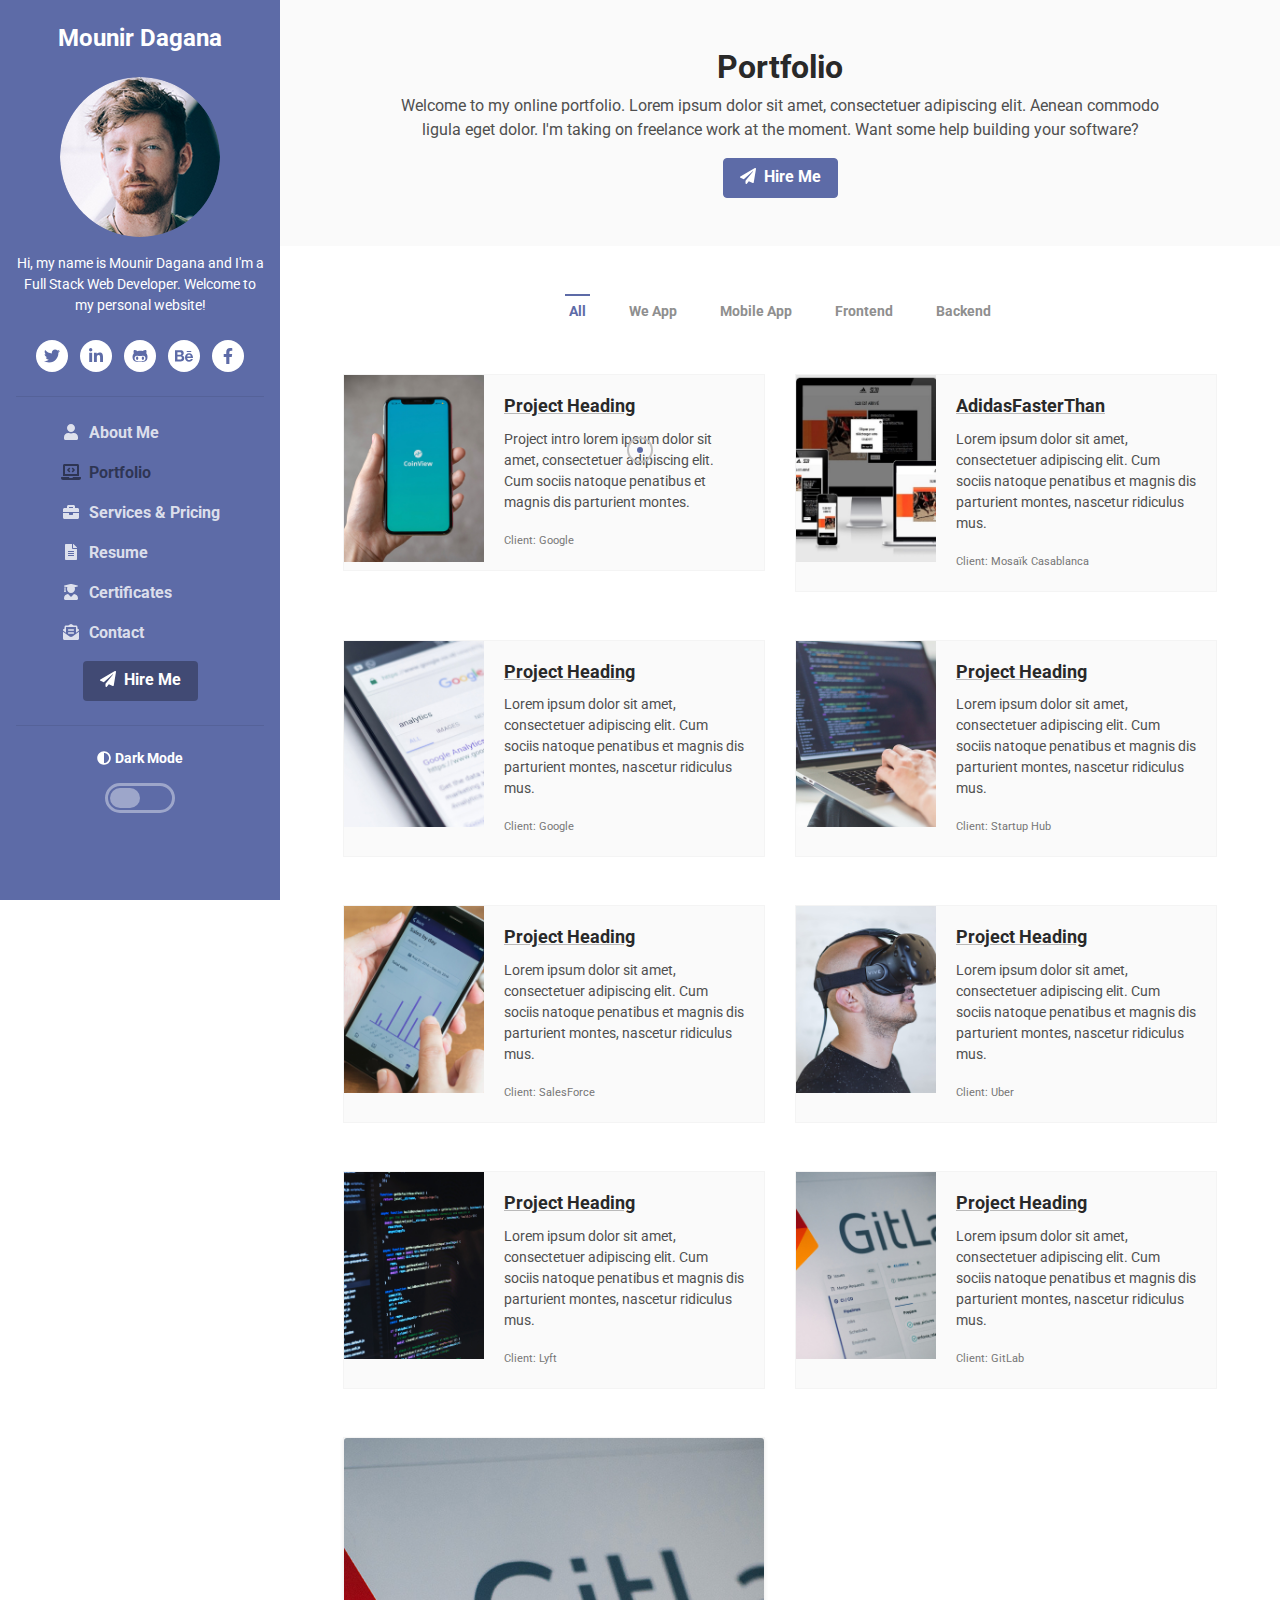
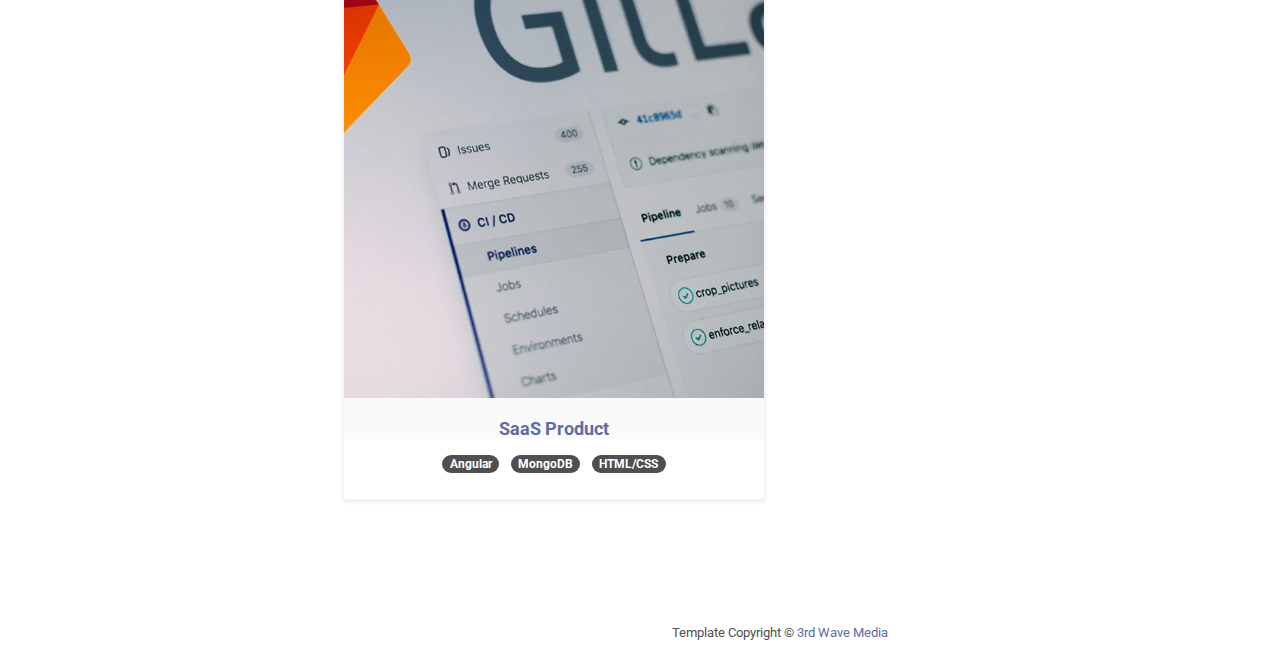
<file: portfolio.html>
<!DOCTYPE html>
<html lang="en"> 
<head>
    <title>Mounir Dagana | Full Stack Web Developer</title>
    
  	<!-- Meta -->
	<meta charset="utf-8">
	<meta http-equiv="X-UA-Compatible" content="IE=edge">
	<meta name="viewport" content="width=device-width, initial-scale=1.0">
	<meta name="description" content="Mounir Dagana is A Full Stack Web Developer specialized in both front-end and back-end. See 'My offer' and 'my portfolio' to read more.">
	<meta name="keywords" content="Mounir Dagana, Dagana, Full Stack Web Developer, Web Developer, web designer">
	<meta name="author" content="Mounir Dagana">    
	<link rel="canonical" href="https://mounirdagana.com/" />
	<!-- TWITTER METADATA -->
	<meta name="twitter:card" content="summary" />
	<meta name="twitter:site" content="@DaganaMounir" />
	<meta name="twitter:title" content="Mounir Dagana - Full Stack Web Developer" />
	<meta name="twitter:description" content="Mounir Dagana is A Full Stack Web Developer specialized in both front-end and back-end. See 'My offer' and 'my portfolio' to read more." />
	<meta name="twitter:image" content="http://mounirdagana.com/assets/images/mounirdagana.jpg" />
	<!-- Facebook METADATA -->
	<meta property="og:url" content="http://mounirdagana.com" />
	<meta property="og:title" content="Mounir Dagana - Full Stack Web Developer" />
	<meta property="og:description" content="Mounir Dagana is A Full Stack Web Developer specialized in both front-end and back-end. See 'My offer' and 'my portfolio' to read more." />
	<meta property="og:image" content="http://mounirdagana.com/assets/images/mounirdagana.jpg" />
	<!--[if lt IE 9]>
		<script src="//cdnjs.cloudflare.com/ajax/libs/html5shiv/3.7.2/html5shiv.min.js"></script>
	<![endif]-->
	  
    <link rel="shortcut icon" href="favicon.ico"> 
    <!-- Google Fonts -->
	<link href="https://fonts.googleapis.com/css?family=Roboto:300,400,500,700" rel="stylesheet">
    <!-- FontAwesome JS -->
    <script defer src="assets/fontawesome/js/all.js"></script>
    <!-- Theme CSS -->  
    <link id="theme-style" rel="stylesheet" href="assets/css/theme-1.css">
</head> 
<body>
    <header class="header text-center">	    
		<div class="force-overflow">
			<h1 class="blog-name pt-lg-4 mb-0"><a href="index.html">Mounir Dagana</a></h1>
			
			<nav class="navbar navbar-expand-lg navbar-dark" >
				
				<button class="navbar-toggler" type="button" data-toggle="collapse" data-target="#navigation" aria-controls="navigation" aria-expanded="false" aria-label="Toggle navigation">
					<span class="navbar-toggler-icon"></span>
				</button>
				
				<div id="navigation" class="collapse navbar-collapse flex-column" >
					<div class="profile-section pt-3 pt-lg-0">
						<img class="profile-image mb-3 rounded-circle mx-auto" src="assets/images/profile.png" alt="image" >			
						
						<div class="bio mb-3">Hi, my name is Mounir Dagana and I'm a Full Stack Web Developer. Welcome to my personal website!</div><!--//bio-->
						<ul class="social-list list-inline py-2 mx-auto">
							<li class="list-inline-item"><a href="https://twitter.com/DaganaMounir" target="_blank"><i class="fab fa-twitter fa-fw"></i></a></li>
							<li class="list-inline-item"><a href="https://www.linkedin.com/in/mounirdagana" target="_blank"><i class="fab fa-linkedin-in fa-fw"></i></a></li>
							<li class="list-inline-item"><a href="https://github.com/MounirK" target="_blank"><i class="fab fa-github-alt fa-fw"></i></a></li>
							<li class="list-inline-item"><a href="https://www.behance.net/mounirdagana" target="_blank"><i class="fab fa-behance fa-fw"></i></a></li>
							<li class="list-inline-item"><a href="https://www.facebook.com/mounir.da.7923" target="_blank"><i class="fab fa-facebook-f fa-fw"></i></a></li>
						</ul><!--//social-list-->
						<hr> 
					</div><!--//profile-section-->
					
					<ul class="navbar-nav flex-column text-left">
						<li class="nav-item">
							<a class="nav-link" href="index.html"><i class="fas fa-user fa-fw mr-2"></i>About Me</a>
						</li>
						<li class="nav-item active">
							<a class="nav-link" href="portfolio.html"><i class="fas fa-laptop-code fa-fw mr-2"></i>Portfolio<span class="sr-only">(current)</span></a>
						</li>
						<li class="nav-item">
							<a class="nav-link" href="services.html"><i class="fas fa-briefcase fa-fw mr-2"></i>Services &amp; Pricing</a>
						</li>
						<li class="nav-item">
							<a class="nav-link" href="resume.html"><i class="fas fa-file-alt fa-fw mr-2"></i>Resume</a>
						</li>
						<li class="nav-item">
							<a class="nav-link" href="certificates.html"><i class="fas fa-user-graduate fa-fw mr-2"></i>Certificates</a>
						</li>
						<li class="nav-item">
							<a class="nav-link" href="contact.html"><i class="fas fa-envelope-open-text fa-fw mr-2"></i>Contact</a>
						</li>
					</ul>
					
					<div class="my-2">
						<a class="btn btn-primary" href="contact.html" target="_blank"><i class="fas fa-paper-plane mr-2"></i>Hire Me</a>
					</div>
					
	
					<div class="dark-mode-toggle text-center w-100">
						<hr class="mb-4">
					    <h4 class="toggle-name mb-3 "><i class="fas fa-adjust mr-1"></i>Dark Mode</h4>
					    
					    <input class="toggle" id="darkmode" type="checkbox">
					    <label class="toggle-btn mx-auto mb-0" for="darkmode"></label>
					    
					</div><!--//dark-mode-toggle-->
				</div>
			</nav>
		</div><!--//force-overflow-->
	</header>
	    
    <div class="main-wrapper">
	    <section class="cta-section theme-bg-light py-5">
		    <div class="container text-center single-col-max-width">
			    <h2 class="heading">Portfolio</h2>
			    <div class="intro">
			    <p>Welcome to my online portfolio. Lorem ipsum dolor sit amet, consectetuer adipiscing elit. Aenean commodo ligula eget dolor. I'm taking on freelance work at the moment. Want some help building your software?</p>
			    
			    </div>
			    <a class="btn btn-primary" href="contact.html" target="_blank"><i class="fas fa-paper-plane mr-2"></i>Hire Me</a>
			    
			    
		    </div><!--//container-->
	    </section>
	    <section class="projects-list px-3 py-5 p-md-5">
		    <div class="container">
			    <div class="text-center">
				    <ul id="filters" class="filters mb-5 mx-auto pl-0">
		                <li class="type active mb-3 mb-lg-0" data-filter="*">All</li>
		                <li class="type  mb-3 mb-lg-0" data-filter=".webapp">We App</li>
		                <li class="type  mb-3 mb-lg-0" data-filter=".mobileapp">Mobile App</li>
		                <li class="type  mb-3 mb-lg-0" data-filter=".frontend">Frontend</li>
		                <li class="type  mb-3 mb-lg-0" data-filter=".backend">Backend</li>
		            </ul><!--//filters-->
			    </div>
	            
			    <div class="project-cards row isotope">
					
					<div class="isotope-item col-md-6 mb-5 mobileapp frontend">
						<div class="card project-card">
							<div class="row no-gutters">
								<div class="col-lg-4 card-img-holder">
									<img src="assets/images/project/project-1.jpg" class="card-img" alt="image">
								</div>
								<div class="col-lg-8">
									<div class="card-body">
										<h5 class="card-title"><a href="project.html" class="theme-link">Project Heading</a></h5>
										<p class="card-text">Project intro lorem ipsum dolor sit amet, consectetuer adipiscing elit. Cum sociis natoque penatibus et magnis dis parturient montes.</p>
										<p class="card-text"><small class="text-muted">Client: Google</small></p>
									</div>
								</div>
							</div>
							<div class="link-mask">
								<a class="link-mask-link" href="project.html"></a>
								<div class="link-mask-text">
									<a class="btn btn-secondary" href="project.html">
										<i class="fas fa-eye mr-2"></i>View Case Study
									</a>
								</div>
							</div><!--//link-mask-->
						</div><!--//card-->
					</div><!--//col-->

					<div class="isotope-item col-md-6 mb-5 webapp frontend">	
						<div class="card project-card">
							<div class="row no-gutters">
								<div class="col-lg-4 card-img-holder">
									<img src="assets/images/project/project-2.jpg" class="card-img" alt="image">
								</div>
								<div class="col-lg-8">
									<div class="card-body">
										<h5 class="card-title"><a href="project.html" class="theme-link">AdidasFasterThan</a></h5>
										<p class="card-text">Lorem ipsum dolor sit amet, consectetuer adipiscing elit. Cum sociis natoque penatibus et magnis dis parturient montes, nascetur ridiculus mus. </p>
										<p class="card-text"><small class="text-muted">Client: Mosaïk Casablanca</small></p>
									</div>
								</div>
							</div>
							<div class="link-mask">
								<a class="link-mask-link" href="project.html"></a>
								<div class="link-mask-text">
									<a class="btn btn-secondary" href="project.html">
										<i class="fas fa-eye mr-2"></i>View Case Study
									</a>
								</div>
							</div><!--//link-mask-->
						</div><!--//card-->
					</div><!--//col-->
					
					<div class="isotope-item col-md-6 mb-5 mobileapp">
						<div class="card project-card">
							<div class="row no-gutters">
								<div class="col-lg-4 card-img-holder">
									<img src="assets/images/project/project-3.jpg" class="card-img" alt="image">
								</div>
								<div class="col-lg-8">
									<div class="card-body">
										<h5 class="card-title"><a href="project.html" class="theme-link">Project Heading</a></h5>
										<p class="card-text">Lorem ipsum dolor sit amet, consectetuer adipiscing elit. Cum sociis natoque penatibus et magnis dis parturient montes, nascetur ridiculus mus. </p>
										<p class="card-text"><small class="text-muted">Client: Google</small></p>
									</div>
								</div>
							</div>
							<div class="link-mask">
								<a class="link-mask-link" href="project.html"></a>
								<div class="link-mask-text">
									<a class="btn btn-secondary" href="project.html">
										<i class="fas fa-eye mr-2"></i>View Case Study
									</a>
								</div>
							</div><!--//link-mask-->
						</div><!--//card-->
					</div><!--//col-->

					<div class="isotope-item col-md-6 mb-5 webapp backend">
						<div class="card project-card">
							<div class="row no-gutters">
								<div class="col-lg-4 card-img-holder">
									<img src="assets/images/project/project-4.jpg" class="card-img" alt="image">
								</div>
								<div class="col-lg-8">
									<div class="card-body">
										<h5 class="card-title"><a href="project.html" class="theme-link">Project Heading</a></h5>
										<p class="card-text">Lorem ipsum dolor sit amet, consectetuer adipiscing elit. Cum sociis natoque penatibus et magnis dis parturient montes, nascetur ridiculus mus. </p>
										<p class="card-text"><small class="text-muted">Client: Startup Hub</small></p>
									</div>
								</div>
							</div>
							<div class="link-mask">
								<a class="link-mask-link" href="project.html"></a>
								<div class="link-mask-text">
									<a class="btn btn-secondary" href="project.html">
										<i class="fas fa-eye mr-2"></i>View Case Study
									</a>
								</div>
							</div><!--//link-mask-->
						</div><!--//card-->
					</div><!--//col-->
					<div class="isotope-item col-md-6 mb-5 mobileapp frontend">
						<div class="card project-card">
							<div class="row no-gutters">
								<div class="col-lg-4 card-img-holder">
									<img src="assets/images/project/project-5.jpg" class="card-img" alt="image">
								</div>
								<div class="col-lg-8">
									<div class="card-body">
										<h5 class="card-title"><a href="project.html" class="theme-link">Project Heading</a></h5>
										<p class="card-text">Lorem ipsum dolor sit amet, consectetuer adipiscing elit. Cum sociis natoque penatibus et magnis dis parturient montes, nascetur ridiculus mus. </p>
										<p class="card-text"><small class="text-muted">Client: SalesForce</small></p>
									</div>
								</div>
							</div>
							<div class="link-mask">
								<a class="link-mask-link" href="project.html"></a>
								<div class="link-mask-text">
									<a class="btn btn-secondary" href="project.html">
										<i class="fas fa-eye mr-2"></i>View Case Study
									</a>
								</div>
							</div><!--//link-mask-->
						</div><!--//card-->
					</div><!--//col-->
					<div class="isotope-item col-md-6 mb-5 webapp backend">
						<div class="card project-card">
							<div class="row no-gutters">
								<div class="col-lg-4 card-img-holder">
									<img src="assets/images/project/project-6.jpg" class="card-img" alt="image">
								</div>
								<div class="col-lg-8">
									<div class="card-body">
										<h5 class="card-title"><a href="project.html" class="theme-link">Project Heading</a></h5>
										<p class="card-text">Lorem ipsum dolor sit amet, consectetuer adipiscing elit. Cum sociis natoque penatibus et magnis dis parturient montes, nascetur ridiculus mus. </p>
										<p class="card-text"><small class="text-muted">Client: Uber</small></p>
									</div>
								</div>
							</div>
							<div class="link-mask">
								<a class="link-mask-link" href="project.html"></a>
								<div class="link-mask-text">
									<a class="btn btn-secondary" href="project.html">
										<i class="fas fa-eye mr-2"></i>View Case Study
									</a>
								</div>
							</div><!--//link-mask-->
						</div><!--//card-->
					</div><!--//col-->
					<div class="isotope-item col-md-6 mb-5 webapp frontend backend">
						<div class="card project-card">
							<div class="row no-gutters">
								<div class="col-lg-4 card-img-holder">
									<img src="assets/images/project/project-7.jpg" class="card-img" alt="image">
								</div>
								<div class="col-lg-8">
									<div class="card-body">
										<h5 class="card-title"><a href="project.html" class="theme-link">Project Heading</a></h5>
										<p class="card-text">Lorem ipsum dolor sit amet, consectetuer adipiscing elit. Cum sociis natoque penatibus et magnis dis parturient montes, nascetur ridiculus mus. </p>
										<p class="card-text"><small class="text-muted">Client: Lyft</small></p>
									</div>
								</div>
							</div>
							<div class="link-mask">
								<a class="link-mask-link" href="project.html"></a>
								<div class="link-mask-text">
									<a class="btn btn-secondary" href="project.html">
										<i class="fas fa-eye mr-2"></i>View Case Study
									</a>
								</div>
							</div><!--//link-mask-->
						</div><!--//card-->
					</div><!--//col-->
					<div class="isotope-item col-md-6 mb-5 webapp frontend">
						<div class="card project-card">
							<div class="row no-gutters">
								<div class="col-lg-4 card-img-holder">
									<img src="assets/images/project/project-8.jpg" class="card-img" alt="image">
								</div>
								<div class="col-lg-8">
									<div class="card-body">
										<h5 class="card-title"><a href="project.html" class="theme-link">Project Heading</a></h5>
										<p class="card-text">Lorem ipsum dolor sit amet, consectetuer adipiscing elit. Cum sociis natoque penatibus et magnis dis parturient montes, nascetur ridiculus mus. </p>
										<p class="card-text"><small class="text-muted">Client: GitLab</small></p>
									</div>
								</div>
							</div>
							<div class="link-mask">
								<a class="link-mask-link" href="project.html"></a>
								<div class="link-mask-text">
									<a class="btn btn-secondary" href="project.html">
										<i class="fas fa-eye mr-2"></i>View Case Study
									</a>
								</div>
							</div><!--//link-mask-->
						</div><!--//card-->
					</div><!--//col-->


					<div class="isotope-item col-md-6 mb-5 webapp frontend">
						<div class="card project-card shadow-sm">
							<img src="assets/images/project/project-8.jpg" class="card-img-top" alt="...">
							<div class="card-body pb-0">
								<h4 class="card-title text-truncate text-center mb-0"><a href="project.html">SaaS Product</a></h4>
							</div>
							<div class="card-footer border-0 text-center bg-white pb-4">
								<ul class="list-inline mb-0 mx-auto">
									<li class="list-inline-item"><span class="badge badge-secondary badge-pill">Angular</span></li>
									<li class="list-inline-item"><span class="badge badge-secondary badge-pill">MongoDB</span></li>
									<li class="list-inline-item"><span class="badge badge-secondary badge-pill">HTML/CSS</span></li>
								</ul>
							</div>
						</div>
					</div><!--//col-->

				</div><!--//row-->
			
		    </div>
	    </section>
		
		

	    <footer class="footer text-center py-4">
			<small class="copyright">Template Copyright &copy; <a href="https://themes.3rdwavemedia.com/" target="_blank">3rd Wave Media</a></small>
		</footer>
	</div><!--//main-wrapper-->
	
	<!-- cursor changer -->
	<canvas class="js--canvas"></canvas>
	<script src="assets/plugins/TweenMax.min.js"></script>
	<script src="assets/js/cursor.js"></script>  
    <!-- Javascript -->          
    <script src="assets/plugins/jquery-3.4.1.min.js"></script>
    <script src="assets/plugins/popper.min.js"></script> 
    <script src="assets/plugins/bootstrap/js/bootstrap.min.js"></script> 
    <!--Page Specific JS -->
    <script type="text/javascript" src="assets/plugins/imagesloaded.pkgd.min.js"></script> 
    <script type="text/javascript" src="assets/plugins/isotope.pkgd.min.js"></script> 
    <script type="text/javascript" src="assets/js/isotope-custom.js"></script>
    <!-- Dark Mode -->
	<script src="assets/plugins/js-cookie.min.js"></script>
	<script src="assets/js/dark-mode.js"></script>
</body>
</html>
</file>
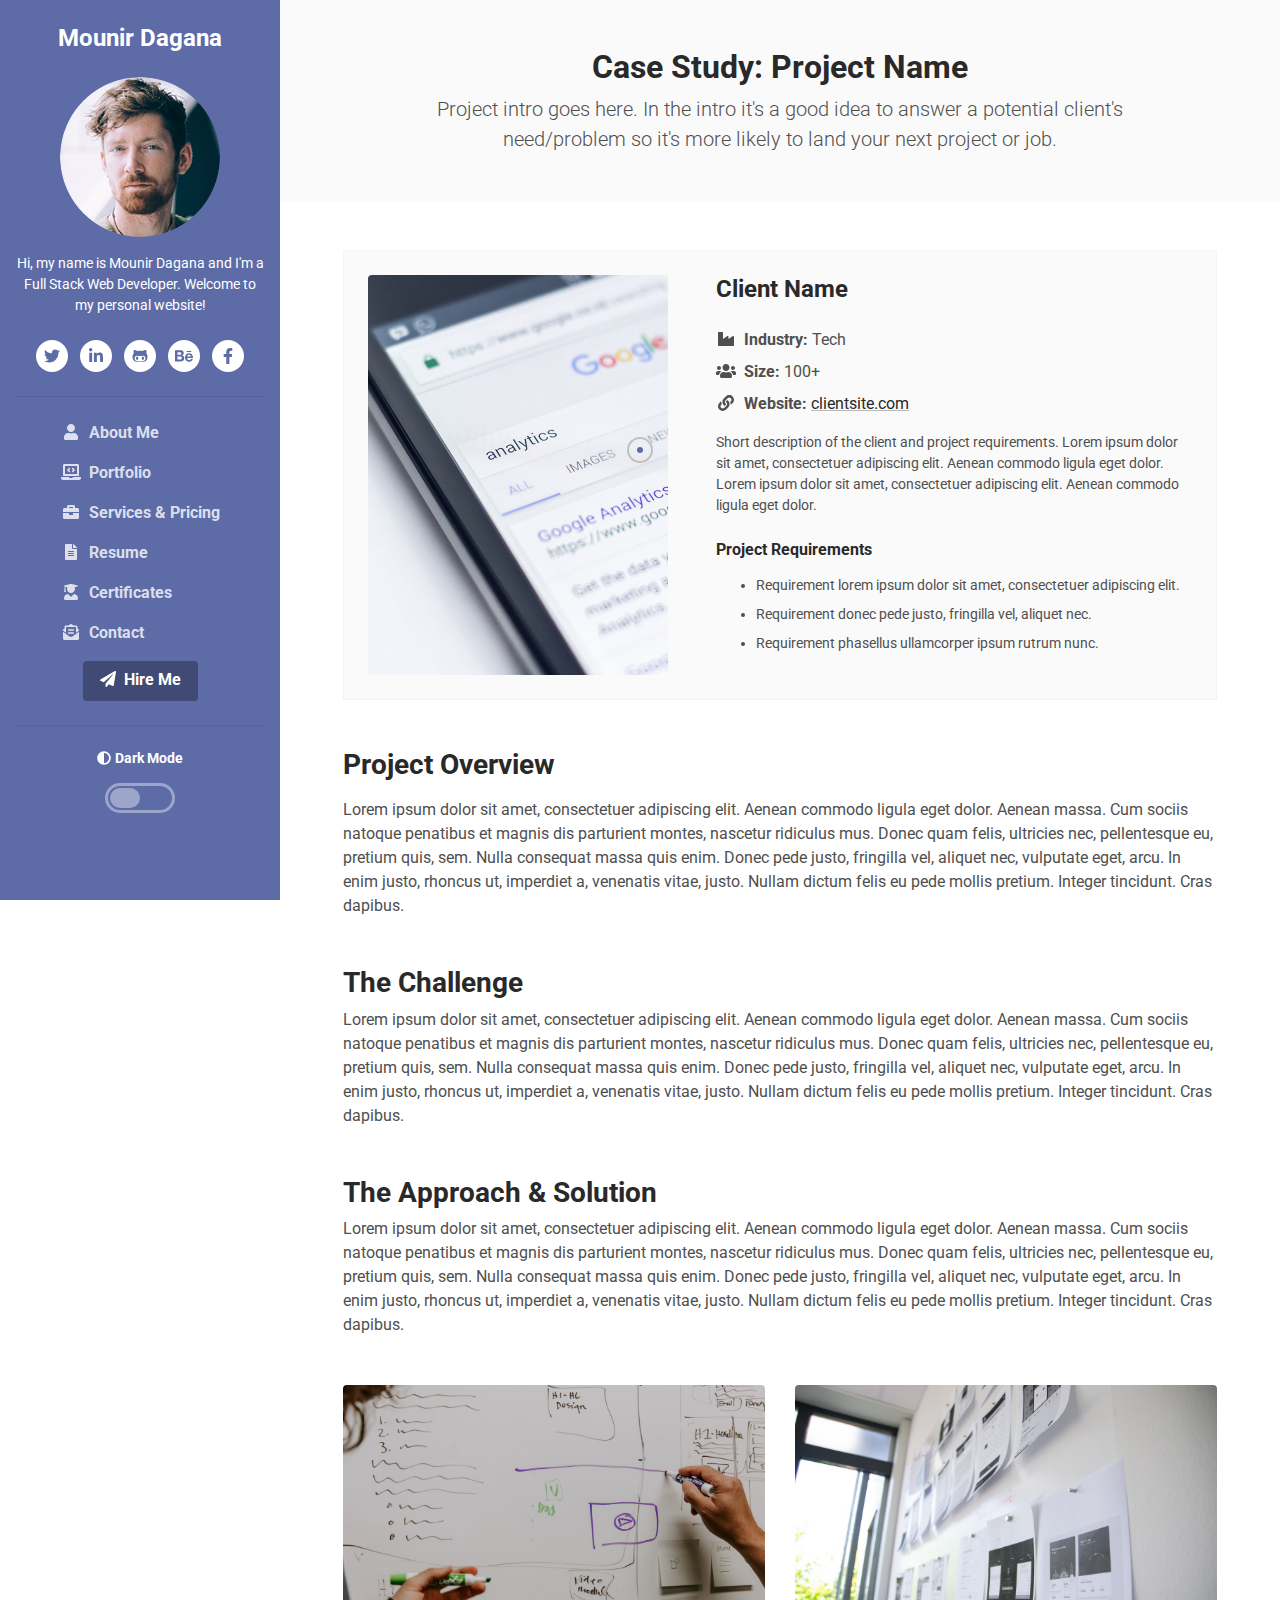
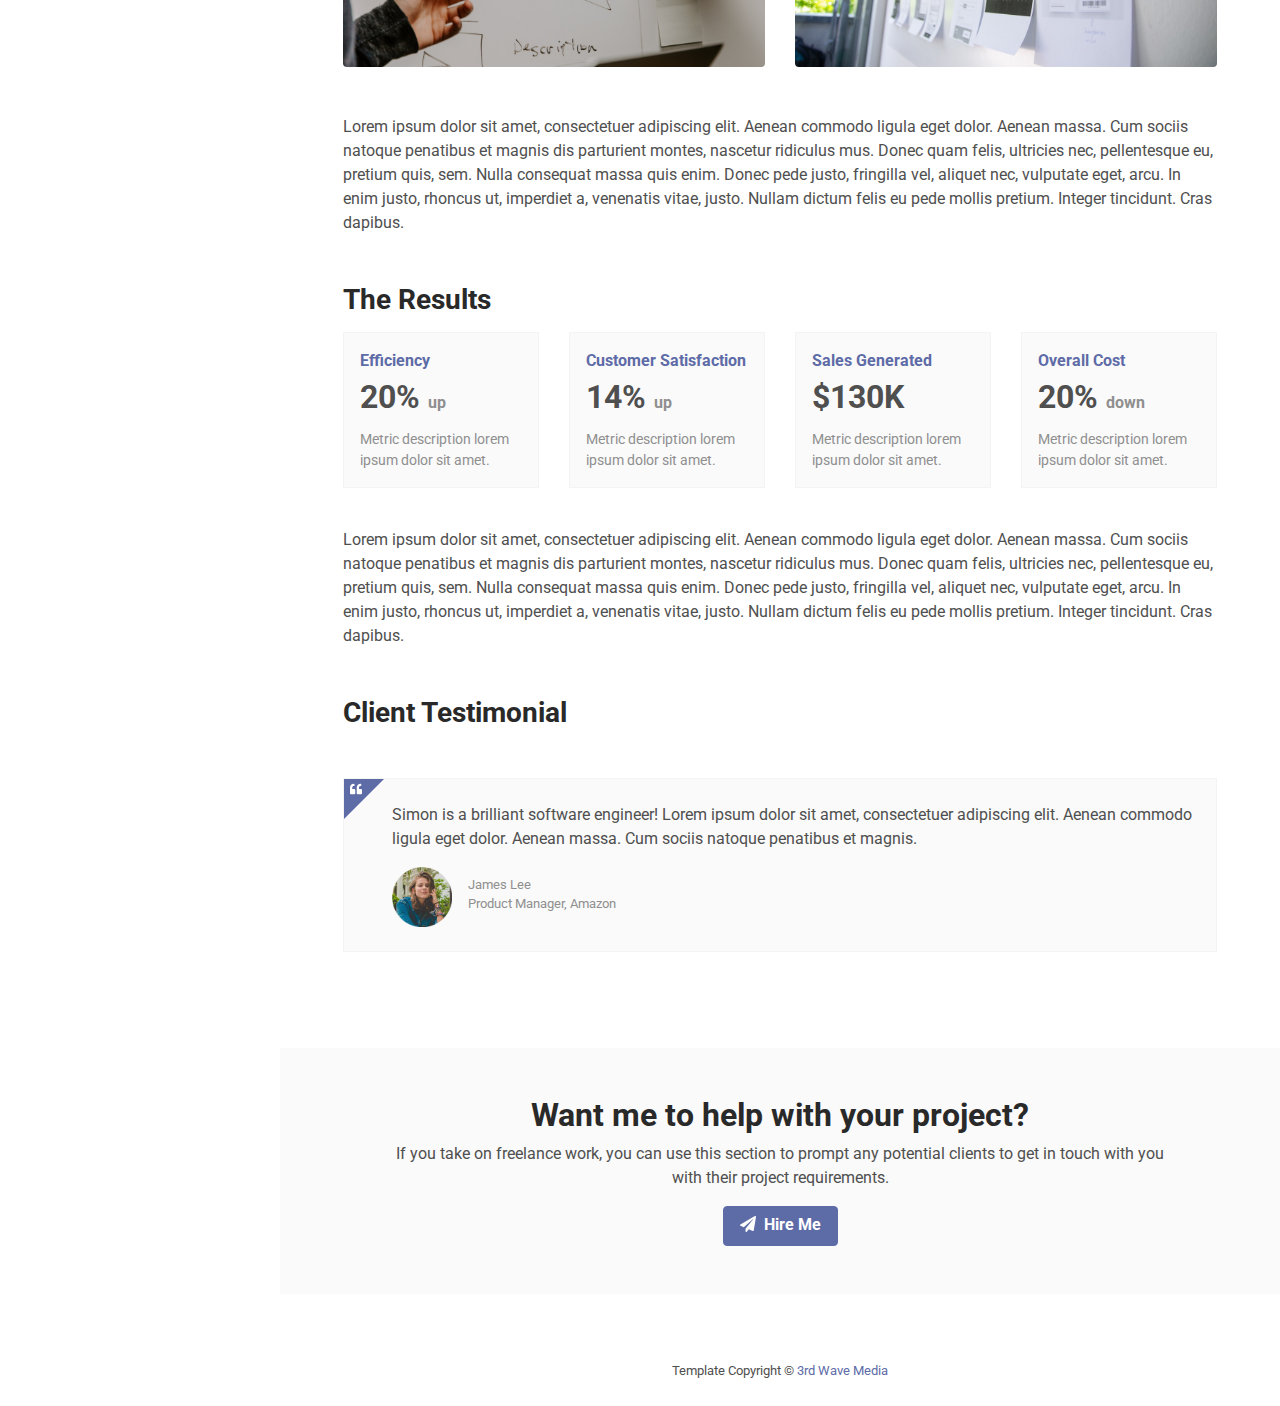
<file: project.html>
<!DOCTYPE html>
<html lang="en"> 
<head>
    <title>Mounir Dagana | Full Stack Web Developer</title>

  	<!-- Meta -->
	<meta charset="utf-8">
	<meta http-equiv="X-UA-Compatible" content="IE=edge">
	<meta name="viewport" content="width=device-width, initial-scale=1.0">
	<meta name="description" content="Mounir Dagana is A Full Stack Web Developer specialized in both front-end and back-end. See 'My offer' and 'my portfolio' to read more.">
	<meta name="keywords" content="Mounir Dagana, Dagana, Full Stack Web Developer, Web Developer, web designer">
	<meta name="author" content="Mounir Dagana">    
	<link rel="canonical" href="https://mounirdagana.com/" />
	<!-- TWITTER METADATA -->
	<meta name="twitter:card" content="summary" />
	<meta name="twitter:site" content="@DaganaMounir" />
	<meta name="twitter:title" content="Mounir Dagana - Full Stack Web Developer" />
	<meta name="twitter:description" content="Mounir Dagana is A Full Stack Web Developer specialized in both front-end and back-end. See 'My offer' and 'my portfolio' to read more." />
	<meta name="twitter:image" content="http://mounirdagana.com/assets/images/mounirdagana.jpg" />
	<!-- Facebook METADATA -->
	<meta property="og:url" content="http://mounirdagana.com" />
	<meta property="og:title" content="Mounir Dagana - Full Stack Web Developer" />
	<meta property="og:description" content="Mounir Dagana is A Full Stack Web Developer specialized in both front-end and back-end. See 'My offer' and 'my portfolio' to read more." />
	<meta property="og:image" content="http://mounirdagana.com/assets/images/mounirdagana.jpg" />
	<!--[if lt IE 9]>
		<script src="//cdnjs.cloudflare.com/ajax/libs/html5shiv/3.7.2/html5shiv.min.js"></script>
	<![endif]-->
	  
    <!-- Google Fonts -->
	<link href="https://fonts.googleapis.com/css?family=Roboto:300,400,500,700" rel="stylesheet">
    <!-- FontAwesome JS -->
    <script defer src="assets/fontawesome/js/all.js"></script>
    <!-- Theme CSS -->  
    <link id="theme-style" rel="stylesheet" href="assets/css/theme-1.css">
</head> 
<body>
    <header class="header text-center">	    
		<div class="force-overflow">
			<h1 class="blog-name pt-lg-4 mb-0"><a href="index.html">Mounir Dagana</a></h1>
			
			<nav class="navbar navbar-expand-lg navbar-dark" >
				
				<button class="navbar-toggler" type="button" data-toggle="collapse" data-target="#navigation" aria-controls="navigation" aria-expanded="false" aria-label="Toggle navigation">
					<span class="navbar-toggler-icon"></span>
				</button>
				
				<div id="navigation" class="collapse navbar-collapse flex-column" >
					<div class="profile-section pt-3 pt-lg-0">
						<img class="profile-image mb-3 rounded-circle mx-auto" src="assets/images/profile.png" alt="image" >			
						
						<div class="bio mb-3">Hi, my name is Mounir Dagana and I'm a Full Stack Web Developer. Welcome to my personal website!</div><!--//bio-->
						<ul class="social-list list-inline py-2 mx-auto">
							<li class="list-inline-item"><a href="https://twitter.com/DaganaMounir" target="_blank"><i class="fab fa-twitter fa-fw"></i></a></li>
							<li class="list-inline-item"><a href="https://www.linkedin.com/in/mounirdagana" target="_blank"><i class="fab fa-linkedin-in fa-fw"></i></a></li>
							<li class="list-inline-item"><a href="https://github.com/MounirK" target="_blank"><i class="fab fa-github-alt fa-fw"></i></a></li>
							<li class="list-inline-item"><a href="https://www.behance.net/mounirdagana" target="_blank"><i class="fab fa-behance fa-fw"></i></a></li>
							<li class="list-inline-item"><a href="https://www.facebook.com/mounir.da.7923" target="_blank"><i class="fab fa-facebook-f fa-fw"></i></a></li>
						</ul><!--//social-list-->
						<hr> 
					</div><!--//profile-section-->
					
					<ul class="navbar-nav flex-column text-left">
						<li class="nav-item">
							<a class="nav-link" href="index.html"><i class="fas fa-user fa-fw mr-2"></i>About Me</a>
						</li>
						<li class="nav-item">
							<a class="nav-link" href="portfolio.html"><i class="fas fa-laptop-code fa-fw mr-2"></i>Portfolio</a>
						</li>
						<li class="nav-item">
							<a class="nav-link" href="services.html"><i class="fas fa-briefcase fa-fw mr-2"></i>Services &amp; Pricing</a>
						</li>
						<li class="nav-item">
							<a class="nav-link" href="resume.html"><i class="fas fa-file-alt fa-fw mr-2"></i>Resume</a>
						</li>
						<li class="nav-item">
							<a class="nav-link" href="certificates.html"><i class="fas fa-user-graduate fa-fw mr-2"></i>Certificates</a>
						</li>
						<li class="nav-item">
							<a class="nav-link" href="contact.html"><i class="fas fa-envelope-open-text fa-fw mr-2"></i>Contact</a>
						</li>
					</ul>
					
					<div class="my-2">
						<a class="btn btn-primary" href="contact.html" target="_blank"><i class="fas fa-paper-plane mr-2"></i>Hire Me</a>
					</div>
					
	
					<div class="dark-mode-toggle text-center w-100">
						<hr class="mb-4">
					    <h4 class="toggle-name mb-3 "><i class="fas fa-adjust mr-1"></i>Dark Mode</h4>
					    
					    <input class="toggle" id="darkmode" type="checkbox">
					    <label class="toggle-btn mx-auto mb-0" for="darkmode"></label>
					    
					</div><!--//dark-mode-toggle-->
				</div>
			</nav>
		</div><!--//force-overflow-->
	</header>
	    
    <div class="main-wrapper">
	    <section class="cta-section theme-bg-light py-5">
		    <div class="container single-col-max-width">
			    <h2 class="heading text-center">Case Study: Project Name</h2>
			    <div class="project-intro text-center">
					<p class="mb-0 lead">Project intro goes here. In the intro it's a good idea to answer a potential client's need/problem so it's more likely to land your next project or job.</p>
				</div>
			    
		    </div><!--//container-->
	    </section>
	    <section class="project px-3 py-5 p-md-5">
		    <div class="container">
			    <div class="project-meta media flex-column flex-md-row p-4 theme-bg-light">
				    <img class="project-thumb mb-3 mb-md-0 mr-md-5 rounded d-none d-md-inline-block" src="assets/images/project/project-3.jpg" alt="">
					<div class="media-body">
					    <div class="client-info">
						    <h3 class="client-name font-weight-bold mb-4">Client Name</h3>
						    <ul class="client-meta list-unstyled">
							    <li class="mb-2"><i class="fas fa-industry fa-fw mr-2"></i><strong>Industry:</strong> Tech</li>
							    <li class="mb-2"><i class="fas fa-users fa-fw mr-2"></i><strong>Size:</strong> 100+</li>
							    <li class="mb-2"><strong><i class="fas fa-link fa-fw mr-2"></i>Website:</strong> <a class="theme-link" href="#">clientsite.com</a></li>
							    
						    </ul>
						    <div class="client-bio mb-4">Short description of the client and project requirements. Lorem ipsum dolor sit amet, consectetuer adipiscing elit. Aenean commodo ligula eget dolor. Lorem ipsum dolor sit amet, consectetuer adipiscing elit. Aenean commodo ligula eget dolor.</div>
						    <h4 class="subheading mb-3">Project Requirements</h4>
						    <ul class="mb-0">
							    <li class="mb-2">Requirement lorem ipsum dolor sit amet, consectetuer adipiscing elit.</li>
							    <li class="mb-2">Requirement donec pede justo, fringilla vel, aliquet nec.</li>
							    <li class="mb-2">Requirement phasellus ullamcorper ipsum rutrum nunc. </li>
						    </ul>
					    </div>					
					</div><!--//media-body-->
				</div><!--//project-meta-->
				<div class="project-sections py-5">
					<div class="project-section mb-5">
					    <h3 class="project-section-title mb-3">Project Overview</h3>
					    <p>Lorem ipsum dolor sit amet, consectetuer adipiscing elit. Aenean commodo ligula eget dolor. Aenean massa. Cum sociis natoque penatibus et magnis dis parturient montes, nascetur ridiculus mus. Donec quam felis, ultricies nec, pellentesque eu, pretium quis, sem. Nulla consequat massa quis enim. Donec pede justo, fringilla vel, aliquet nec, vulputate eget, arcu. In enim justo, rhoncus ut, imperdiet a, venenatis vitae, justo. Nullam dictum felis eu pede mollis pretium. Integer tincidunt. Cras dapibus. </p>
					</div><!--//project-section-->
					
					<div class="project-section mb-5">
					     <h3 class="project-section-title">The Challenge</h3>
					    <p>Lorem ipsum dolor sit amet, consectetuer adipiscing elit. Aenean commodo ligula eget dolor. Aenean massa. Cum sociis natoque penatibus et magnis dis parturient montes, nascetur ridiculus mus. Donec quam felis, ultricies nec, pellentesque eu, pretium quis, sem. Nulla consequat massa quis enim. Donec pede justo, fringilla vel, aliquet nec, vulputate eget, arcu. In enim justo, rhoncus ut, imperdiet a, venenatis vitae, justo. Nullam dictum felis eu pede mollis pretium. Integer tincidunt. Cras dapibus. </p>
					     
					</div><!--//project-section-->
					
					<div class="project-section mb-5">
					     <h3 class="project-section-title">The Approach &amp; Solution</h3>
					    <p>Lorem ipsum dolor sit amet, consectetuer adipiscing elit. Aenean commodo ligula eget dolor. Aenean massa. Cum sociis natoque penatibus et magnis dis parturient montes, nascetur ridiculus mus. Donec quam felis, ultricies nec, pellentesque eu, pretium quis, sem. Nulla consequat massa quis enim. Donec pede justo, fringilla vel, aliquet nec, vulputate eget, arcu. In enim justo, rhoncus ut, imperdiet a, venenatis vitae, justo. Nullam dictum felis eu pede mollis pretium. Integer tincidunt. Cras dapibus. </p>
					    <div class="row mt-5">
						    <div class="col-12 col-lg-6 mb-5">
							    <img class="img-fluid rounded" src="assets/images/project/project-figure-1.jpg" alt="image">
						    </div>
						    <div class="col-12 col-lg-6 mb-5">
							    <img class="img-fluid rounded" src="assets/images/project/project-figure-2.jpg" alt="image">
						    </div>
					    </div>
						    
					    <p>Lorem ipsum dolor sit amet, consectetuer adipiscing elit. Aenean commodo ligula eget dolor. Aenean massa. Cum sociis natoque penatibus et magnis dis parturient montes, nascetur ridiculus mus. Donec quam felis, ultricies nec, pellentesque eu, pretium quis, sem. Nulla consequat massa quis enim. Donec pede justo, fringilla vel, aliquet nec, vulputate eget, arcu. In enim justo, rhoncus ut, imperdiet a, venenatis vitae, justo. Nullam dictum felis eu pede mollis pretium. Integer tincidunt. Cras dapibus. </p>
					     
					</div><!--//project-section-->
					
					<div class="project-section mb-5">
					     <h3 class="project-section-title mb-3">The Results</h3>
					     
					     <div class="metrics mb-4">
						     <div class="row">
							     <div class="metric col-6 col-xl-3 mb-3">
								     <div class="inner p-3 theme-bg-light">
									     <div class="metric-name">Efficiency</div>
									     <div class="metric-data mb-2">20% <span class="unit">up</span></div>
									     <div class="metric-desc">Metric description lorem ipsum dolor sit amet.</div>
								     </div>
							     </div><!--//metric-->
							     <div class="metric col-6 col-xl-3 mb-3">
								     <div class="inner p-3 theme-bg-light">
									     <div class="metric-name">Customer Satisfaction</div>
									     <div class="metric-data mb-2">14% <span class="unit">up</span></div>
									     <div class="metric-desc">Metric description lorem ipsum dolor sit amet.</div>
								     </div>
							     </div><!--//metric-->
							     <div class="metric col-6 col-xl-3 mb-3">
								     <div class="inner p-3 theme-bg-light">
									     <div class="metric-name">Sales Generated</div>
									     <div class="metric-data mb-2">$130K</div>
									     <div class="metric-desc">Metric description lorem ipsum dolor sit amet.</div>
								     </div>
							     </div><!--//metric-->
							     <div class="metric col-6 col-xl-3 mb-3">
								     <div class="inner p-3 theme-bg-light">
									     <div class="metric-name">Overall Cost</div>
									     <div class="metric-data mb-2">20% <span class="unit">down</span></div>
									     <div class="metric-desc">Metric description lorem ipsum dolor sit amet.</div>
								     </div>
							     </div><!--//metric-->
						     </div><!--//row-->
					     </div><!--//metrics-->
					     
					    <p>Lorem ipsum dolor sit amet, consectetuer adipiscing elit. Aenean commodo ligula eget dolor. Aenean massa. Cum sociis natoque penatibus et magnis dis parturient montes, nascetur ridiculus mus. Donec quam felis, ultricies nec, pellentesque eu, pretium quis, sem. Nulla consequat massa quis enim. Donec pede justo, fringilla vel, aliquet nec, vulputate eget, arcu. In enim justo, rhoncus ut, imperdiet a, venenatis vitae, justo. Nullam dictum felis eu pede mollis pretium. Integer tincidunt. Cras dapibus. </p>
					     
					</div><!--//project-section-->
					
					<div class="project-section mb-5">
					     <h3 class="project-section-title mb-3">Client Testimonial</h3>
                    </div><!--//project-section-->
				    <div class="client-quote">
						<div class="quote-holder">
							<blockquote class="quote-content">
								Simon is a brilliant software engineer! Lorem ipsum dolor sit amet, consectetuer adipiscing elit. Aenean commodo ligula eget dolor. Aenean massa. Cum sociis natoque penatibus et magnis.
							</blockquote>
							<i class="fas fa-quote-left"></i>
						</div><!--//quote-holder-->
						<div class="source-holder">
							<div class="source-profile">
								<img src="assets/images/clients/profile-4.png" alt="image"/>
							</div>
							<div class="meta">
								<div class="name">James Lee</div>
								<div class="info">Product Manager, Amazon</div>
							</div>
						</div>
					</div>
				</div>
		    </div>
	    </section>
	    
	    <section class="promo-section theme-bg-light py-5 text-center">
		    <div class="container single-col-max-width">
			    <h2 class="title">Want me to help with your project?</h2>
			    <p>If you take on freelance work, you can use this section to prompt any potential clients to get in touch with you with their project requirements.</p>
                <div class="text-center"><a class="btn btn-primary" href="contact.html" target="_blank"><i class="fas fa-paper-plane mr-2"></i>Hire Me</a></div>
		    </div><!--//container-->
	    </section><!--//promo-section-->
	    
	    <footer class="footer text-center py-4">
			<small class="copyright">Template Copyright &copy; <a href="https://themes.3rdwavemedia.com/" target="_blank">3rd Wave Media</a></small>
		</footer>
	</div><!--//main-wrapper-->
	
	<!-- cursor changer -->
	<canvas class="js--canvas"></canvas>
	<script src="assets/plugins/TweenMax.min.js"></script>
	<script src="assets/js/cursor.js"></script>  
    <!-- Javascript -->          
    <script src="assets/plugins/jquery-3.4.1.min.js"></script>
    <script src="assets/plugins/popper.min.js"></script> 
    <script src="assets/plugins/bootstrap/js/bootstrap.min.js"></script> 
    <!-- Dark Mode -->
	<script src="assets/plugins/js-cookie.min.js"></script>
	<script src="assets/js/dark-mode.js"></script>
</body>
</html>
</file>
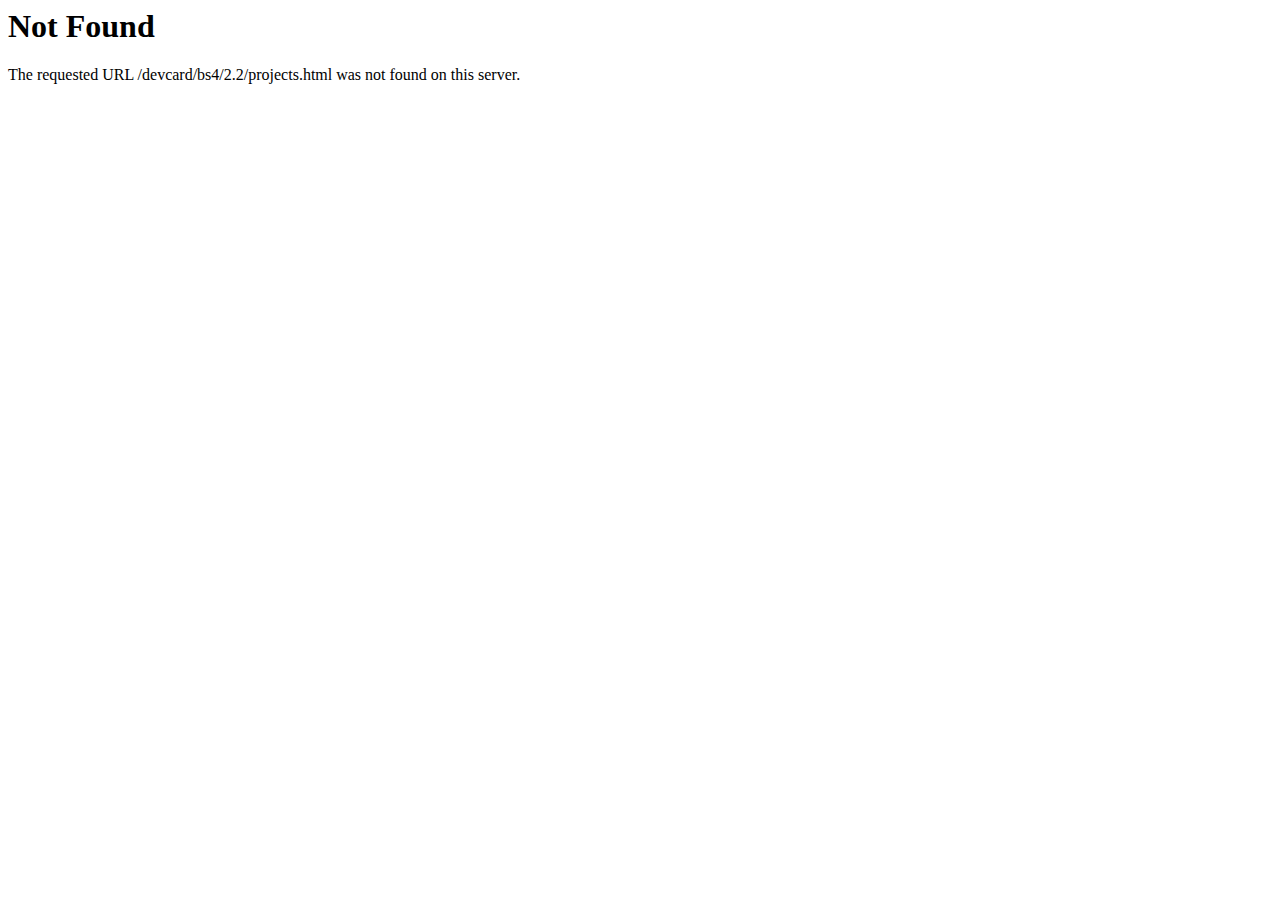
<file: projects.html>
<!DOCTYPE HTML PUBLIC "-//IETF//DTD HTML 2.0//EN">
<html><head>
<title>404 Not Found</title>
</head><body>
<h1>Not Found</h1>
<p>The requested URL /devcard/bs4/2.2/projects.html was not found on this server.</p>
</body></html>
</file>
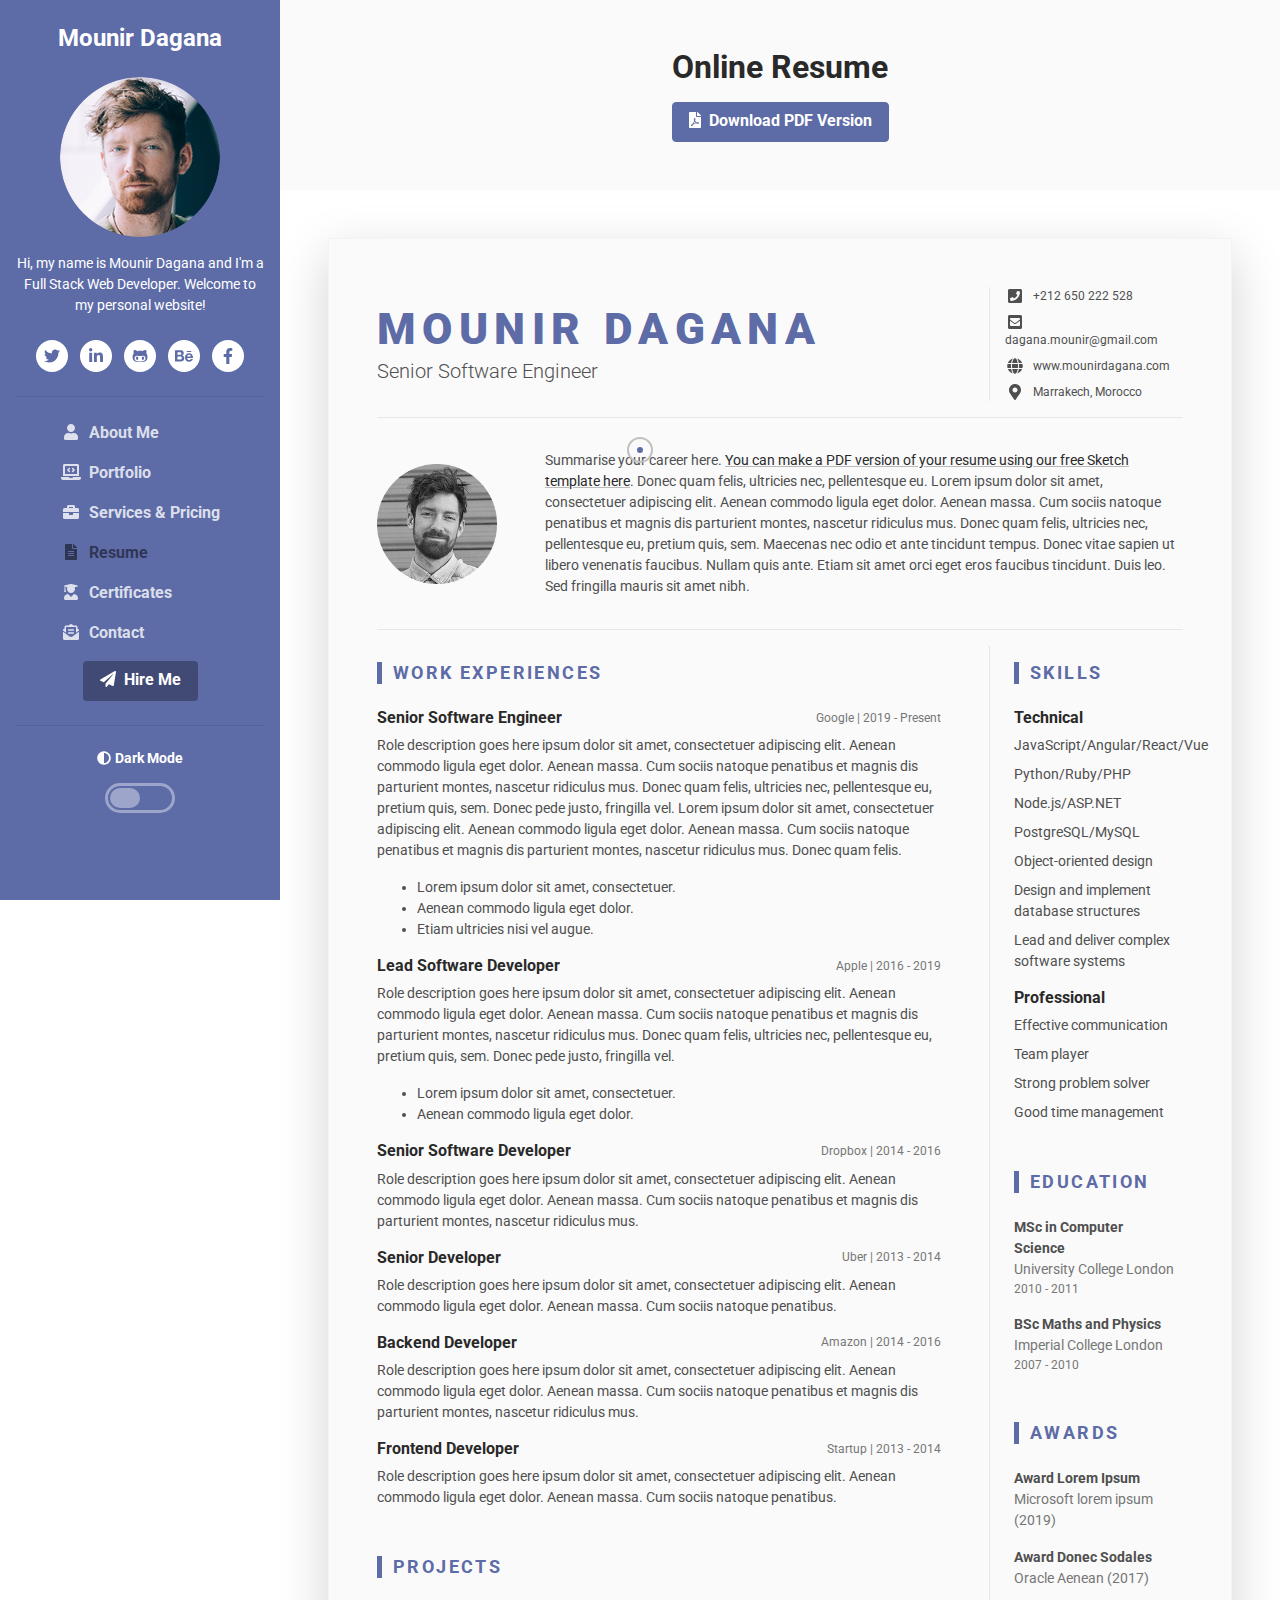
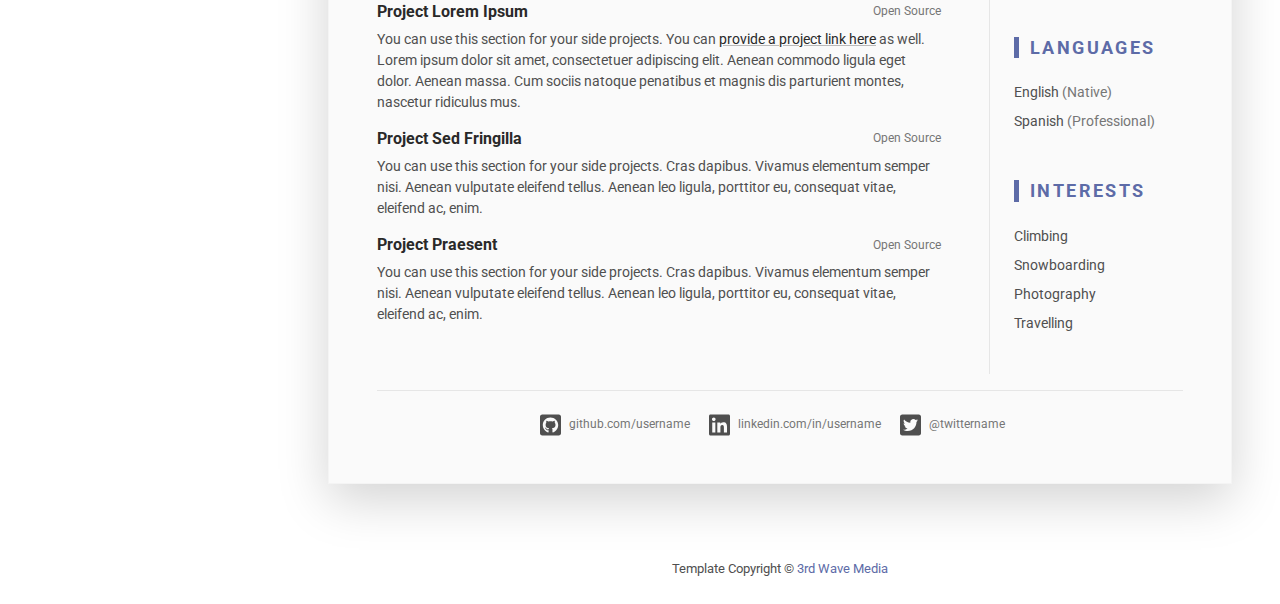
<file: resume.html>
<!DOCTYPE html>
<html lang="en"> 
<head>
	<title>Mounir Dagana | Full Stack Web Developer</title>
  	<!-- Meta -->
	<meta charset="utf-8">
	<meta http-equiv="X-UA-Compatible" content="IE=edge">
	<meta name="viewport" content="width=device-width, initial-scale=1.0">
	<meta name="description" content="Mounir Dagana is A Full Stack Web Developer specialized in both front-end and back-end. See 'My offer' and 'my portfolio' to read more.">
	<meta name="keywords" content="Mounir Dagana, Dagana, Full Stack Web Developer, Web Developer, web designer">
	<meta name="author" content="Mounir Dagana">    
	<link rel="canonical" href="https://mounirdagana.com/" />
	<!-- TWITTER METADATA -->
	<meta name="twitter:card" content="summary" />
	<meta name="twitter:site" content="@DaganaMounir" />
	<meta name="twitter:title" content="Mounir Dagana - Full Stack Web Developer" />
	<meta name="twitter:description" content="Mounir Dagana is A Full Stack Web Developer specialized in both front-end and back-end. See 'My offer' and 'my portfolio' to read more." />
	<meta name="twitter:image" content="http://mounirdagana.com/assets/images/mounirdagana.jpg" />
	<!-- Facebook METADATA -->
	<meta property="og:url" content="http://mounirdagana.com" />
	<meta property="og:title" content="Mounir Dagana - Full Stack Web Developer" />
	<meta property="og:description" content="Mounir Dagana is A Full Stack Web Developer specialized in both front-end and back-end. See 'My offer' and 'my portfolio' to read more." />
	<meta property="og:image" content="http://mounirdagana.com/assets/images/mounirdagana.jpg" />
	<!--[if lt IE 9]>
		<script src="//cdnjs.cloudflare.com/ajax/libs/html5shiv/3.7.2/html5shiv.min.js"></script>
	<![endif]-->
	  

	<link rel="shortcut icon" href="favicon.ico"> 
	<!-- Google Fonts -->
	<link href="https://fonts.googleapis.com/css?family=Roboto:300,400,500,700,900" rel="stylesheet">
	<!-- FontAwesome JS -->
    <script defer src="assets/fontawesome/js/all.js"></script>
	<!-- Theme CSS -->  
	<link id="theme-style" rel="stylesheet" href="assets/css/theme-1.css">
</head> 
<body>
	<header class="header text-center">	    
		<div class="force-overflow">
			<h1 class="blog-name pt-lg-4 mb-0"><a href="index.html">Mounir Dagana</a></h1>
			<nav class="navbar navbar-expand-lg navbar-dark" >
				<button class="navbar-toggler" type="button" data-toggle="collapse" data-target="#navigation" aria-controls="navigation" aria-expanded="false" aria-label="Toggle navigation">
					<span class="navbar-toggler-icon"></span>
				</button>
				<div id="navigation" class="collapse navbar-collapse flex-column" >
					<div class="profile-section pt-3 pt-lg-0">
						<img class="profile-image mb-3 rounded-circle mx-auto" src="assets/images/profile.png" alt="image" >			
						
						<div class="bio mb-3">Hi, my name is Mounir Dagana and I'm a Full Stack Web Developer. Welcome to my personal website!</div><!--//bio-->
						<ul class="social-list list-inline py-2 mx-auto">
							<li class="list-inline-item"><a href="https://twitter.com/DaganaMounir" target="_blank"><i class="fab fa-twitter fa-fw"></i></a></li>
							<li class="list-inline-item"><a href="https://www.linkedin.com/in/mounirdagana" target="_blank"><i class="fab fa-linkedin-in fa-fw"></i></a></li>
							<li class="list-inline-item"><a href="https://github.com/MounirK" target="_blank"><i class="fab fa-github-alt fa-fw"></i></a></li>
							<li class="list-inline-item"><a href="https://www.behance.net/mounirdagana" target="_blank"><i class="fab fa-behance fa-fw"></i></a></li>
							<li class="list-inline-item"><a href="https://www.facebook.com/mounir.da.7923" target="_blank"><i class="fab fa-facebook-f fa-fw"></i></a></li>
						</ul><!--//social-list-->
						<hr> 
					</div><!--//profile-section-->
					<ul class="navbar-nav flex-column text-left">
						<li class="nav-item">
							<a class="nav-link" href="index.html"><i class="fas fa-user fa-fw mr-2"></i>About Me</a>
						</li>
						<li class="nav-item">
							<a class="nav-link" href="portfolio.html"><i class="fas fa-laptop-code fa-fw mr-2"></i>Portfolio</a>
						</li>
						<li class="nav-item">
							<a class="nav-link" href="services.html"><i class="fas fa-briefcase fa-fw mr-2"></i>Services &amp; Pricing</a>
						</li>
						<li class="nav-item active">
							<a class="nav-link" href="resume.html"><i class="fas fa-file-alt fa-fw mr-2"></i>Resume<span class="sr-only">(current)</span></a>
						</li>
						<li class="nav-item">
							<a class="nav-link" href="certificates.html"><i class="fas fa-user-graduate fa-fw mr-2"></i>Certificates</a>
						</li>
						<li class="nav-item">
							<a class="nav-link" href="contact.html"><i class="fas fa-envelope-open-text fa-fw mr-2"></i>Contact</a>
						</li>
					</ul>
					<div class="my-2">
						<a class="btn btn-primary" href="contact.html" target="_blank"><i class="fas fa-paper-plane mr-2"></i>Hire Me</a>
					</div>
					<div class="dark-mode-toggle text-center w-100">
						<hr class="mb-4">
					    <h4 class="toggle-name mb-3 "><i class="fas fa-adjust mr-1"></i>Dark Mode</h4>
					    
					    <input class="toggle" id="darkmode" type="checkbox">
					    <label class="toggle-btn mx-auto mb-0" for="darkmode"></label>
					</div><!--//dark-mode-toggle-->
				</div>
			</nav>
		</div><!--//force-overflow-->
	</header>
	
	<div class="main-wrapper">
		<section class="cta-section theme-bg-light py-5">
			<div class="container text-center single-col-max-width">
				<h2 class="heading mb-3">Online Resume</h2>
				<a class="btn btn-primary" href="https://themes.3rdwavemedia.com/resources/sketch-template/resume-sketch-sketch-resume-template-for-software-developers/" target="_blank"><i class="fas fa-file-pdf mr-2"></i>Download PDF Version</a>
			</div><!--//container-->
		</section>
		<div class="container px-3 px-lg-5">
			<article class="resume-wrapper mx-auto theme-bg-light p-5 mb-5 my-5 shadow-lg">
				
				<div class="resume-header">
					<div class="row align-items-center">
						<div class="resume-title col-12 col-md-6 col-lg-8 col-xl-9">
							<h2 class="resume-name mb-0 text-uppercase">Mounir Dagana</h2>
							<div class="resume-tagline mb-3 mb-md-0">Senior Software Engineer</div>
						</div><!--//resume-title-->
						<div class="resume-contact col-12 col-md-6 col-lg-4 col-xl-3">
							<ul class="list-unstyled mb-0">
								<li class="mb-2"><i class="fas fa-phone-square fa-fw fa-lg mr-2 "></i><a class="resume-link" href="tel:#">+212 650 222 528</a></li>
								<li class="mb-2"><i class="fas fa-envelope-square fa-fw fa-lg mr-2"></i><a class="resume-link" href="mailto:#">dagana.mounir@gmail.com</a></li>
								<li class="mb-2"><i class="fas fa-globe fa-fw fa-lg mr-2"></i><a class="resume-link" href="#">www.mounirdagana.com</a></li>
								<li class="mb-0"><i class="fas fa-map-marker-alt fa-fw fa-lg mr-2"></i>Marrakech, Morocco</li>
							</ul>
						</div><!--//resume-contact-->
					</div><!--//row-->
					
				</div><!--//resume-header-->
				<hr>
				<div class="resume-intro py-3">
					<div class="media flex-column flex-md-row align-items-center">
						<img class="resume-profile-image mb-3 mb-md-0 mr-md-5 ml-md-0 rounded mx-auto" src="assets/images/resume-profile.png" alt="image">
						<div class="media-body text-left">
							<p class="mb-0">Summarise your career here. <a class="theme-link" href="https://themes.3rdwavemedia.com/resources/sketch-template/resume-sketch-sketch-resume-template-for-software-developers/" target="_blank">You can make a PDF version of your resume using our free Sketch template here</a>. Donec quam felis, ultricies nec, pellentesque eu. Lorem ipsum dolor sit amet, consectetuer adipiscing elit. Aenean commodo ligula eget dolor. Aenean massa. Cum sociis natoque penatibus et magnis dis parturient montes, nascetur ridiculus mus. Donec quam felis, ultricies nec, pellentesque eu, pretium quis, sem.  Maecenas nec odio et ante tincidunt tempus. Donec vitae sapien ut libero venenatis faucibus. Nullam quis ante. Etiam sit amet orci eget eros faucibus tincidunt. Duis leo. Sed fringilla mauris sit amet nibh. </p>
						</div><!--//media-body-->
					</div>
				</div><!--//resume-intro-->
				<hr>
				<div class="resume-body">
					<div class="row">
						<div class="resume-main col-12 col-lg-8 col-xl-9 pr-0 pr-lg-5">
							<section class="work-section py-3">
								<h3 class="text-uppercase resume-section-heading mb-4">Work Experiences</h3>
								<div class="item mb-3">
									<div class="item-heading row align-items-center mb-2">
										<h4 class="item-title col-12 col-md-6 col-lg-8 mb-2 mb-md-0">Senior Software Engineer</h4>
										<div class="item-meta col-12 col-md-6 col-lg-4 text-muted text-left text-md-right">Google | 2019 - Present</div>
										
									</div>
									<div class="item-content">
										<p>Role description goes here ipsum dolor sit amet, consectetuer adipiscing elit. Aenean commodo ligula eget dolor. Aenean massa. Cum sociis natoque penatibus et magnis dis parturient montes, nascetur ridiculus mus. Donec quam felis, ultricies nec, pellentesque eu, pretium quis, sem. Donec pede justo, fringilla vel. Lorem ipsum dolor sit amet, consectetuer adipiscing elit. Aenean commodo ligula eget dolor. Aenean massa. Cum sociis natoque penatibus et magnis dis parturient montes, nascetur ridiculus mus. Donec quam felis.</p>
										<ul class="resume-list">
											<li>Lorem ipsum dolor sit amet, consectetuer.</li>
											<li>Aenean commodo ligula eget dolor.</li>
											<li>Etiam ultricies nisi vel augue.</li>
										</ul>
									</div>
								</div><!--//item-->
								<div class="item mb-3">
									<div class="item-heading row align-items-center mb-2">
										<h4 class="item-title col-12 col-md-6 col-lg-8 mb-2 mb-md-0">Lead Software Developer</h4>
										<div class="item-meta col-12 col-md-6 col-lg-4 text-muted text-left text-md-right">Apple | 2016 - 2019</div>
										
									</div>
									<div class="item-content">
										<p>Role description goes here ipsum dolor sit amet, consectetuer adipiscing elit. Aenean commodo ligula eget dolor. Aenean massa. Cum sociis natoque penatibus et magnis dis parturient montes, nascetur ridiculus mus. Donec quam felis, ultricies nec, pellentesque eu, pretium quis, sem. Donec pede justo, fringilla vel.</p>
										<ul class="resume-list">
											<li>Lorem ipsum dolor sit amet, consectetuer.</li>
											<li>Aenean commodo ligula eget dolor.</li>
										</ul>
									</div>
								</div><!--//item-->
								<div class="item mb-3">
									<div class="item-heading row align-items-center mb-2">
										<h4 class="item-title col-12 col-md-6 col-lg-8 mb-2 mb-md-0">Senior Software Developer</h4>
										<div class="item-meta col-12 col-md-6 col-lg-4 text-muted text-left text-md-right">Dropbox | 2014 - 2016</div>
										
									</div>
									<div class="item-content">
										<p>Role description goes here ipsum dolor sit amet, consectetuer adipiscing elit. Aenean commodo ligula eget dolor. Aenean massa. Cum sociis natoque penatibus et magnis dis parturient montes, nascetur ridiculus mus.</p>
									</div>
								</div><!--//item-->
								<div class="item">
									<div class="item-heading row align-items-center mb-2">
										<h4 class="item-title col-12 col-md-6 col-lg-8 mb-2 mb-md-0">Senior Developer</h4>
										<div class="item-meta col-12 col-md-6 col-lg-4 text-muted text-left text-md-right">Uber | 2013 - 2014</div>
										
									</div>
									<div class="item-content">
										<p>Role description goes here ipsum dolor sit amet, consectetuer adipiscing elit. Aenean commodo ligula eget dolor. Aenean massa. Cum sociis natoque penatibus. </p>
									</div>
								</div><!--//item-->
								<div class="item">
									<div class="item-heading row align-items-center mb-2">
										<h4 class="item-title col-12 col-md-6 col-lg-8 mb-2 mb-md-0">Backend Developer</h4>
										<div class="item-meta col-12 col-md-6 col-lg-4 text-muted text-left text-md-right">Amazon | 2014 - 2016</div>
										
									</div>
									<div class="item-content">
										<p>Role description goes here ipsum dolor sit amet, consectetuer adipiscing elit. Aenean commodo ligula eget dolor. Aenean massa. Cum sociis natoque penatibus et magnis dis parturient montes, nascetur ridiculus mus.</p>
									</div>
								</div><!--//item-->
								<div class="item">
									<div class="item-heading row align-items-center mb-2">
										<h4 class="item-title col-12 col-md-6 col-lg-8 mb-2 mb-md-0">Frontend Developer</h4>
										<div class="item-meta col-12 col-md-6 col-lg-4 text-muted text-left text-md-right">Startup | 2013 - 2014</div>
										
									</div>
									<div class="item-content">
										<p>Role description goes here ipsum dolor sit amet, consectetuer adipiscing elit. Aenean commodo ligula eget dolor. Aenean massa. Cum sociis natoque penatibus. </p>
									</div>
								</div><!--//item-->
								
							</section><!--//work-section-->

							
							<section class="project-section py-3">
								<h3 class="text-uppercase resume-section-heading mb-4">Projects</h3>
								<div class="item mb-3">
									<div class="item-heading row align-items-center mb-2">
										<h4 class="item-title col-12 col-md-6 col-lg-8 mb-2 mb-md-0">Project Lorem Ipsum</h4>
										<div class="item-meta col-12 col-md-6 col-lg-4 text-muted text-left text-md-right">Open Source</div>
										
									</div>
									<div class="item-content">
										<p>You can use this section for your side projects. You can <a href="#" class="theme-link">provide a project link here</a> as well. Lorem ipsum dolor sit amet, consectetuer adipiscing elit. Aenean commodo ligula eget dolor. Aenean massa. Cum sociis natoque penatibus et magnis dis parturient montes, nascetur ridiculus mus.</p>
										
										
									</div>
								</div><!--//item-->
								<div class="item">
									<div class="item-heading row align-items-center mb-2">
										<h4 class="item-title col-12 col-md-6 col-lg-8 mb-2 mb-md-0">Project Sed Fringilla</h4>
										<div class="item-meta col-12 col-md-6 col-lg-4 text-muted text-left text-md-right">Open Source</div>
										
									</div>
									<div class="item-content">
										<p>You can use this section for your side projects. Cras dapibus. Vivamus elementum semper nisi. Aenean vulputate eleifend tellus. Aenean leo ligula, porttitor eu, consequat vitae, eleifend ac, enim.</p>
										
									</div>
								</div><!--//item-->
								<div class="item">
									<div class="item-heading row align-items-center mb-2">
										<h4 class="item-title col-12 col-md-6 col-lg-8 mb-2 mb-md-0">Project Praesent </h4>
										<div class="item-meta col-12 col-md-6 col-lg-4 text-muted text-left text-md-right">Open Source</div>
										
									</div>
									<div class="item-content">
										<p>You can use this section for your side projects. Cras dapibus. Vivamus elementum semper nisi. Aenean vulputate eleifend tellus. Aenean leo ligula, porttitor eu, consequat vitae, eleifend ac, enim.</p>
										
									</div>
								</div><!--//item-->
							</section><!--//project-section-->	
						</div><!--//resume-main-->
						<aside class="resume-aside col-12 col-lg-4 col-xl-3 px-lg-4 pb-lg-4">
							<section class="skills-section py-3">
								<h3 class="text-uppercase resume-section-heading mb-4">Skills</h3>
								<div class="item">
									<h4 class="item-title">Technical</h4>
									<ul class="list-unstyled resume-skills-list">
										<li class="mb-2">JavaScript/Angular/React/Vue</li>
										<li class="mb-2">Python/Ruby/PHP<li>
											<li class="mb-2">Node.js/ASP.NET</li>
											<li class="mb-2">PostgreSQL/MySQL</li>
											<li class="mb-2">Object-oriented design</li>
											<li class="mb-2">Design and implement database structures</li>
											<li>Lead and deliver complex software systems</li>
										</ul>
									</div><!--//item-->
									<div class="item">
										<h4 class="item-title">Professional</h4>
										<ul class="list-unstyled resume-skills-list">
											<li class="mb-2">Effective communication</li>
											<li class="mb-2">Team player<li>
												<li class="mb-2">Strong problem solver</li>
												<li>Good time management</li>
											</ul>
										</div><!--//item-->
									</section><!--//skills-section-->
									<section class="education-section py-3">
										<h3 class="text-uppercase resume-section-heading mb-4">Education</h3>
										<ul class="list-unstyled resume-education-list">
											<li class="mb-3">
												<div class="resume-degree font-weight-bold">MSc in Computer Science</div>
												<div class="resume-degree-org text-muted">University College London</div>
												<div class="resume-degree-time text-muted">2010 - 2011</div>
											</li>
											<li>
												<div class="resume-degree font-weight-bold">BSc Maths and Physics</div>
												<div class="resume-degree-org text-muted">Imperial College London</div>
												<div class="resume-degree-time text-muted">2007 - 2010</div>
											</li>
										</ul>
									</section><!--//education-section-->
									<section class="education-section py-3">
										<h3 class="text-uppercase resume-section-heading mb-4">Awards</h3>
										<ul class="list-unstyled resume-awards-list">
											<li class="mb-3">
												<div class="font-weight-bold">Award Lorem Ipsum</div>
												<div class="text-muted">Microsoft lorem ipsum (2019)</div>
											</li>
											<li>
												<div class="font-weight-bold">Award Donec Sodales</div>
												<div class="text-muted">Oracle Aenean (2017)</div>
											</li>
										</ul>
									</section><!--//education-section-->
									<section class="skills-section py-3">
										<h3 class="text-uppercase resume-section-heading mb-4">Languages</h3>
										<ul class="list-unstyled resume-lang-list">
											<li class="mb-2">English <span class="text-muted">(Native)</span></li>
											<li>Spanish <span class="text-muted">(Professional)</span></li>
										</ul>
									</section><!--//certificates-section-->
									<section class="skills-section py-3">
										<h3 class="text-uppercase resume-section-heading mb-4">Interests</h3>
										<ul class="list-unstyled resume-interests-list mb-0">
											<li class="mb-2">Climbing</li>
											<li class="mb-2">Snowboarding</li>
											<li class="mb-2">Photography</li>
											<li>Travelling</li>
										</ul>
									</section><!--//certificates-section-->
									
								</aside><!--//resume-aside-->
							</div><!--//row-->
						</div><!--//resume-body-->
					<hr>
					<div class="resume-footer text-center">
						<ul class="resume-social-list list-inline mx-auto mb-0 d-inline-block text-muted">
							<li class="list-inline-item mb-lg-0 mr-3"><a class="resume-link" href="#"><i class="fab fa-github-square fa-2x mr-2" data-fa-transform="down-4"></i><span class="d-none d-lg-inline-block text-muted">github.com/username</span></a></li>
							<li class="list-inline-item mb-lg-0 mr-3"><a class="resume-link" href="#"><i class="fab fa-linkedin fa-2x mr-2" data-fa-transform="down-4"></i><span class="d-none d-lg-inline-block text-muted">linkedin.com/in/username</span></a></li>
							<li class="list-inline-item mb-lg-0 mr-lg-3"><a class="resume-link" href="#"><i class="fab fa-twitter-square fa-2x mr-2" data-fa-transform="down-4"></i><span class="d-none d-lg-inline-block text-muted">@twittername</span></a></li>
						</ul>
					</div><!--//resume-footer-->
				</article>
			</div><!--//container-->	
			<footer class="footer text-center py-4">
				<small class="copyright">Template Copyright &copy; <a href="https://themes.3rdwavemedia.com/" target="_blank">3rd Wave Media</a></small>
			</footer>
		</div><!--//main-wrapper-->

		<!-- cursor changer -->
		<canvas class="js--canvas"></canvas>
		<script src="assets/plugins/TweenMax.min.js"></script>
		<script src="assets/js/cursor.js"></script>  
		<!-- Javascript -->          
		<script src="assets/plugins/jquery-3.4.1.min.js"></script>
		<script src="assets/plugins/popper.min.js"></script> 
		<script src="assets/plugins/bootstrap/js/bootstrap.min.js"></script>
		<!-- Dark Mode -->
		<script src="assets/plugins/js-cookie.min.js"></script>
		<script src="assets/js/dark-mode.js"></script>
	</body>	
</html>
</file>
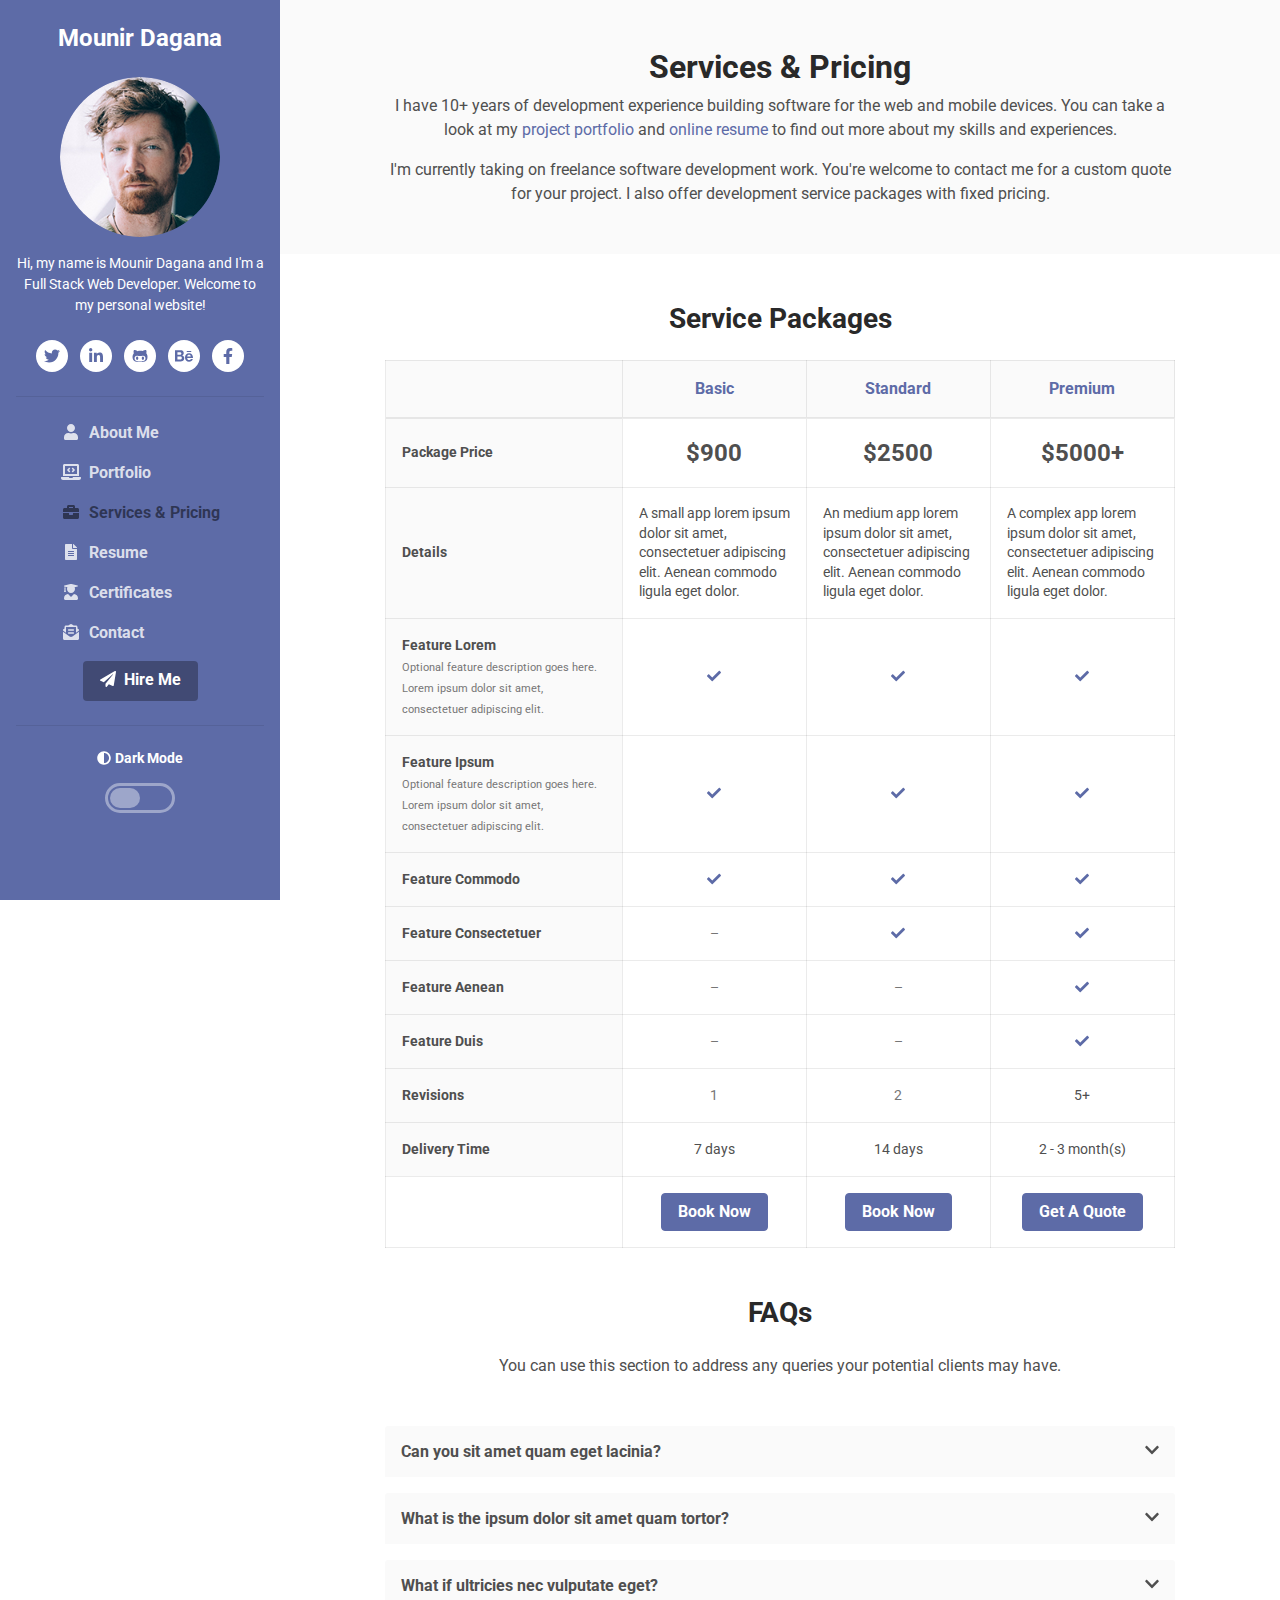
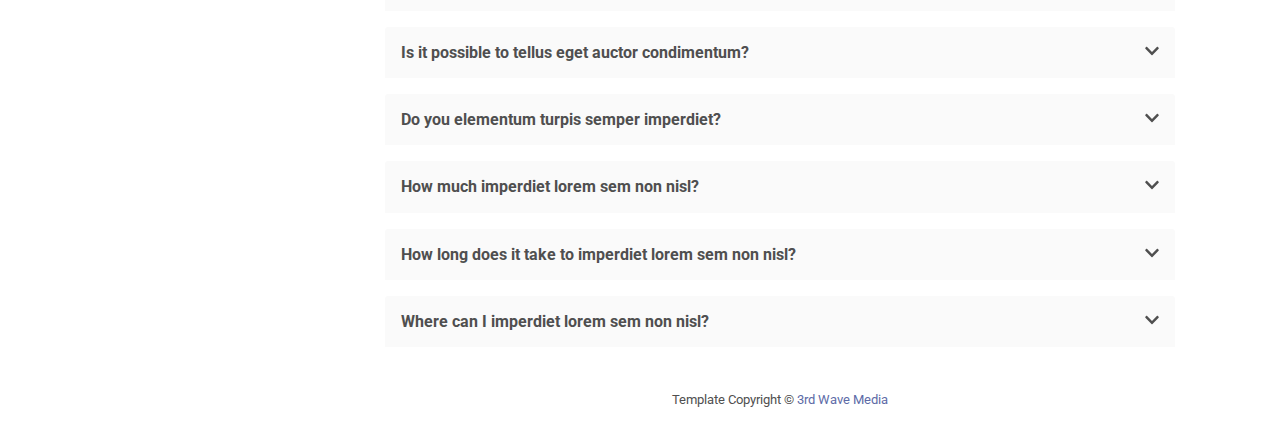
<file: services.html>
<!DOCTYPE html>
<html lang="en"> 
<head>
	<title>Mounir Dagana | Full Stack Web Developer</title>
	
  	<!-- Meta -->
	<meta charset="utf-8">
	<meta http-equiv="X-UA-Compatible" content="IE=edge">
	<meta name="viewport" content="width=device-width, initial-scale=1.0">
	<meta name="description" content="Mounir Dagana is A Full Stack Web Developer specialized in both front-end and back-end. See 'My offer' and 'my portfolio' to read more.">
	<meta name="keywords" content="Mounir Dagana, Dagana, Full Stack Web Developer, Web Developer, web designer">
	<meta name="author" content="Mounir Dagana">    
	<link rel="canonical" href="https://mounirdagana.com/" />
	<!-- TWITTER METADATA -->
	<meta name="twitter:card" content="summary" />
	<meta name="twitter:site" content="@DaganaMounir" />
	<meta name="twitter:title" content="Mounir Dagana - Full Stack Web Developer" />
	<meta name="twitter:description" content="Mounir Dagana is A Full Stack Web Developer specialized in both front-end and back-end. See 'My offer' and 'my portfolio' to read more." />
	<meta name="twitter:image" content="http://mounirdagana.com/assets/images/mounirdagana.jpg" />
	<!-- Facebook METADATA -->
	<meta property="og:url" content="http://mounirdagana.com" />
	<meta property="og:title" content="Mounir Dagana - Full Stack Web Developer" />
	<meta property="og:description" content="Mounir Dagana is A Full Stack Web Developer specialized in both front-end and back-end. See 'My offer' and 'my portfolio' to read more." />
	<meta property="og:image" content="http://mounirdagana.com/assets/images/mounirdagana.jpg" />
	<!--[if lt IE 9]>
		<script src="//cdnjs.cloudflare.com/ajax/libs/html5shiv/3.7.2/html5shiv.min.js"></script>
	<![endif]-->
	   
	<link rel="shortcut icon" href="favicon.ico"> 
	<!-- Google Fonts -->
	<link href="https://fonts.googleapis.com/css?family=Roboto:300,400,500,700" rel="stylesheet">
	<!-- FontAwesome JS -->
    <script defer src="assets/fontawesome/js/all.js"></script>
	<!-- Theme CSS -->  
	<link id="theme-style" rel="stylesheet" href="assets/css/theme-1.css">
</head> 
<body>
	<header class="header text-center">	    
		<div class="force-overflow">
			<h1 class="blog-name pt-lg-4 mb-0"><a href="index.html">Mounir Dagana</a></h1>
			<nav class="navbar navbar-expand-lg navbar-dark" >
				
				<button class="navbar-toggler" type="button" data-toggle="collapse" data-target="#navigation" aria-controls="navigation" aria-expanded="false" aria-label="Toggle navigation">
					<span class="navbar-toggler-icon"></span>
				</button>
				
				<div id="navigation" class="collapse navbar-collapse flex-column" >
					<div class="profile-section pt-3 pt-lg-0">
						<img class="profile-image mb-3 rounded-circle mx-auto" src="assets/images/profile.png" alt="image" >			
						
						<div class="bio mb-3">Hi, my name is Mounir Dagana and I'm a Full Stack Web Developer. Welcome to my personal website!</div><!--//bio-->
						<ul class="social-list list-inline py-2 mx-auto">
							<li class="list-inline-item"><a href="https://twitter.com/DaganaMounir" target="_blank"><i class="fab fa-twitter fa-fw"></i></a></li>
							<li class="list-inline-item"><a href="https://www.linkedin.com/in/mounirdagana" target="_blank"><i class="fab fa-linkedin-in fa-fw"></i></a></li>
							<li class="list-inline-item"><a href="https://github.com/MounirK" target="_blank"><i class="fab fa-github-alt fa-fw"></i></a></li>
							<li class="list-inline-item"><a href="https://www.behance.net/mounirdagana" target="_blank"><i class="fab fa-behance fa-fw"></i></a></li>
							<li class="list-inline-item"><a href="https://www.facebook.com/mounir.da.7923" target="_blank"><i class="fab fa-facebook-f fa-fw"></i></a></li>
						</ul><!--//social-list-->
						<hr> 
					</div><!--//profile-section-->
					
					<ul class="navbar-nav flex-column text-left">
						<li class="nav-item">
							<a class="nav-link" href="index.html"><i class="fas fa-user fa-fw mr-2"></i>About Me</a>
						</li>
						<li class="nav-item">
							<a class="nav-link" href="portfolio.html"><i class="fas fa-laptop-code fa-fw mr-2"></i>Portfolio</a>
						</li>
						<li class="nav-item active">
							<a class="nav-link" href="services.html"><i class="fas fa-briefcase fa-fw mr-2"></i>Services &amp; Pricing<span class="sr-only">(current)</span></a>
						</li>
						<li class="nav-item">
							<a class="nav-link" href="resume.html"><i class="fas fa-file-alt fa-fw mr-2"></i>Resume</a>
						</li>
						<li class="nav-item">
							<a class="nav-link" href="certificates.html"><i class="fas fa-user-graduate fa-fw mr-2"></i>Certificates</a>
						</li>
						<li class="nav-item">
							<a class="nav-link" href="contact.html"><i class="fas fa-envelope-open-text fa-fw mr-2"></i>Contact</a>
						</li>
					</ul>
					
					<div class="my-2">
						<a class="btn btn-primary" href="contact.html" target="_blank"><i class="fas fa-paper-plane mr-2"></i>Hire Me</a>
					</div>
					
	
					<div class="dark-mode-toggle text-center w-100">
						<hr class="mb-4">
					    <h4 class="toggle-name mb-3 "><i class="fas fa-adjust mr-1"></i>Dark Mode</h4>
					    
					    <input class="toggle" id="darkmode" type="checkbox">
					    <label class="toggle-btn mx-auto mb-0" for="darkmode"></label>
					    
					</div><!--//dark-mode-toggle-->
				</div>
			</nav>
		</div><!--//force-overflow-->
	</header>
	
	<div class="main-wrapper">
		<section class="cta-section theme-bg-light py-5">
			<div class="container text-center single-col-max-width">
				<h2 class="heading">Services &amp; Pricing</h2>
				<div class="intro">
					<p>I have 10+ years of development experience building software for the web and mobile devices. You can take a look at my <a href="portfolio.html" target="_blank">project portfolio</a> and <a href="resume.html" target="_blank">online resume</a> to find out more about my skills and experiences.</p>
					<p class="mb-0">I'm currently taking on freelance software development work. You're welcome to contact me for a custom quote for your project. I also offer development service packages with fixed pricing. </p>
				</div>
				
			</div><!--//container-->
		</section>
		
		<section class="pricing-section py-5">
			<div class="container single-col-max-width">
				<h3 class="text-center mb-4">Service Packages</h3>
				<div id="pricing-tabs" class="pricing-tabs d-block d-md-none mb-3">
	                <a href="#" class="pricing-tab active mb-2" data-target="pricing-1-data">Basic</a>	           
	                <a href="#" class="pricing-tab mb-2" data-target="pricing-2-data">Standard</a>
	                <a href="#" class="pricing-tab" data-target="pricing-3-data">Premium</a>
				</div><!--//pricing-mobile-tabs-->
			
				<table id="pricing-table" class="pricing-table table-bordered">
					<thead>
						<tr class="border-0">
							<th scope="col" class="pricing-0-data theme-bg-light"></th>
							<th scope="col" class="pricing-package-title pricing-1-data">Basic</th>
							<th scope="col" class="pricing-package-title pricing-2-data mobile-is-hidden">Standard</th>
							<th scope="col" class="pricing-package-title pricing-3-data mobile-is-hidden">Premium</th>
						</tr>
					</thead>
					<tbody>
						<tr class="pricing-price-row">
							<th scope="row" class="pricing-0-data">Package Price</th>
							<td class="pricing-1-data"><span class="price-number">$900</span></td>
							<td class="pricing-2-data mobile-is-hidden"><span class="price-number">$2500</span></td>
							<td class="pricing-3-data mobile-is-hidden"><span class="price-number">$5000+</span></td>
						</tr>
						
						<tr class="pricing-desc-row">
							<th scope="row" class="pricing-0-data">Details</th>
							<td class="pricing-1-data"><span class="pricing-package-desc">A small app lorem ipsum dolor sit amet, consectetuer adipiscing elit. Aenean commodo ligula eget dolor.</span></td>
							<td class="pricing-2-data mobile-is-hidden"><span class="pricing-package-desc">An medium app lorem ipsum dolor sit amet, consectetuer adipiscing elit. Aenean commodo ligula eget dolor.</span></td>
							<td class="pricing-3-data mobile-is-hidden"><span class="pricing-package-desc">A complex app lorem ipsum dolor sit amet, consectetuer adipiscing elit. Aenean commodo ligula eget dolor.</span></td>
						</tr>
						
						<tr class="pricing-feature-row">
							<th class="pricing-feature-row-name pricing-0-data" scope="row">Feature Lorem<br><small class="feature-desc font-weight-normal text-muted">Optional feature description goes here. Lorem ipsum dolor sit amet, consectetuer adipiscing elit.</small></th>
							<td class="pricing-1-data"><i class="fas fa-check text-primary"></i></td>
							<td class="pricing-2-data mobile-is-hidden"><i class="fas fa-check text-primary"></i></td>
							<td class="pricing-3-data mobile-is-hidden"><i class="fas fa-check text-primary"></i></td>
						</tr>
						<tr class="pricing-feature-row">
							<th class="pricing-feature-row-name pricing-0-data" scope="row">Feature Ipsum<br><small class="feature-desc font-weight-normal text-muted">Optional feature description goes here. Lorem ipsum dolor sit amet, consectetuer adipiscing elit.</small></th>
							<td class="pricing-1-data"><i class="fas fa-check text-primary"></i></td>
							<td class="pricing-2-data mobile-is-hidden"><i class="fas fa-check text-primary"></i></td>
							<td class="pricing-3-data mobile-is-hidden"><i class="fas fa-check text-primary"></i></td>
						</tr>
						<tr class="pricing-feature-row">
							<th class="pricing-feature-row-name pricing-0-data" scope="row">Feature Commodo</th>
							<td class="pricing-1-data"><i class="fas fa-check text-primary"></i></td>
							<td class="pricing-2-data mobile-is-hidden"><i class="fas fa-check text-primary"></i></td>
							<td class="pricing-3-data mobile-is-hidden"><i class="fas fa-check text-primary"></i></td>
						</tr>
						<tr class="pricing-feature-row">
							<th class="pricing-feature-row-name pricing-0-data" scope="row">Feature Consectetuer</th>
							<td class="pricing-1-data"><span class="text-muted">–</span></td>
							<td class="pricing-2-data mobile-is-hidden"><i class="fas fa-check text-primary"></i></td>
							<td class="pricing-3-data mobile-is-hidden"><i class="fas fa-check text-primary"></i></td>
						</tr>
						<tr class="pricing-feature-row">
							<th class="pricing-feature-row-name pricing-0-data" scope="row">Feature Aenean</th>
							<td class="pricing-1-data"><span class="text-muted">–</span></td>
							<td class="pricing-2-data mobile-is-hidden"><span class="text-muted">–</span></i></td>
							<td class="pricing-3-data mobile-is-hidden"><i class="fas fa-check text-primary"></i></td>
						</tr>
						<tr class="pricing-feature-row">
							<th class="pricing-feature-row-name pricing-0-data" scope="row">Feature Duis</th>
							<td class="pricing-1-data"><span class="text-muted">–</span></td>
							<td class="pricing-2-data mobile-is-hidden"><span class="text-muted">–</span></td>
							<td class="pricing-3-data mobile-is-hidden"><i class="fas fa-check text-primary"></i></td>
						</tr>
						<tr class="pricing-feature-row">
							<th class="pricing-feature-row-name pricing-0-data" scope="row">Revisions</th>
							<td class="pricing-1-data"><span class="text-muted">1</span></td>
							<td class="pricing-2-data mobile-is-hidden"><span class="text-muted">2</span></td>
							<td class="pricing-3-data mobile-is-hidden">5+</td>
						</tr>
						<tr class="pricing-feature-row">
							<th class="pricing-feature-row-name pricing-0-data" scope="row">Delivery Time</th>
							<td class="pricing-1-data">7 days</td>
							<td class="pricing-2-data mobile-is-hidden">14 days</td>
							<td class="pricing-3-data mobile-is-hidden">2 - 3 month(s)</td>
						</tr>
						
					</tbody>
					<tfoot>
						<tr class="pricing-cta-row">
							<td class="pricing-0-data"></td>
							<td class="pricing-1-data"><a class="btn btn-primary" href="#">Book Now</a></td>
							<td class="pricing-2-data mobile-is-hidden"><a class="btn btn-primary" href="#">Book Now</a></td>
							<td class="pricing-3-data mobile-is-hidden"><a class="btn btn-primary" href="#">Get A Quote</a></td>
						</tr>
					</tfoot>
				</table><!--//pricing-table-->
				
			</div><!--//container-->
		</section><!--//pricing-section-->
		
		<section class="faq-section">
			<div class="container single-col-max-width">
				<h3 class="text-center mb-4">FAQs</h3>
				<div class="text-center mb-5">You can use this section to address any queries your potential clients may have.</div>
				<div id="faq-accordion" class="faq-accordion mx-auto">
			        <div class="card border-0 mb-3">
		                <div class="card-header border-0 p-3 theme-bg-light">
		                    <h4 class="card-title mb-0"><a data-parent="#faq-accordion" data-toggle="collapse" class="card-toggle collapsed" href="#faq1" aria-expanded="false"><i class="fas fa-chevron-down"></i>Can you sit amet quam eget lacinia?</a></h4>
		                </div>
		    
		                <div class="card-collapse collapse" id="faq1">
		                    <div class="card-body pt-0 theme-bg-light">
		                        Lorem ipsum dolor sit amet, consectetuer adipiscing elit. Aenean commodo ligula eget dolor. Aenean massa. Cum sociis natoque penatibus et magnis dis parturient montes, nascetur ridiculus mus. Donec quam felis, ultricies nec, pellentesque eu, pretium quis, sem. Nulla consequat massa quis enim. Donec pede justo, fringilla vel, aliquet nec, vulputate eget, arcu. In enim justo, rhoncus ut, imperdiet a, venenatis vitae, justo. Nullam dictum felis eu pede mollis pretium. 
		                    </div><!--//card-body-->
		                </div>
		            </div><!--//card-->
		            <div class="card border-0 mb-3">
		                <div class="card-header border-0 p-3 theme-bg-light">
		                    <h4 class="card-title mb-0"><a data-parent="#faq-accordion" data-toggle="collapse" class="card-toggle collapsed" href="#faq2" aria-expanded="false"><i class="fas fa-chevron-down"></i>What is the ipsum dolor sit amet quam tortor?</a></h4>
		                </div>
		    
		                <div class="card-collapse collapse" id="faq2">
		                    <div class="card-body pt-0 theme-bg-light">
		                        Lorem ipsum dolor sit amet, consectetuer adipiscing elit. Aenean commodo ligula eget dolor. Aenean massa. Cum sociis natoque penatibus et magnis dis parturient montes, nascetur ridiculus mus. Donec quam felis, ultricies nec, pellentesque eu, pretium quis, sem. Nulla consequat massa quis enim. Donec pede justo, fringilla vel, aliquet nec, vulputate eget, arcu. In enim justo, rhoncus ut, imperdiet a, venenatis vitae, justo. Nullam dictum felis eu pede mollis pretium. 
		                    </div><!--//card-body-->
		                </div>
		            </div><!--//card-->
		            <div class="card border-0 mb-3">
		                <div class="card-header border-0 p-3 theme-bg-light">
		                    <h4 class="card-title mb-0"><a data-parent="#faq-accordion" data-toggle="collapse" class="card-toggle collapsed" href="#faq3" aria-expanded="false"><i class="fas fa-chevron-down"></i>What if ultricies nec vulputate eget?</a></h4>
		                </div>
		    
		                <div class="card-collapse collapse" id="faq3">
		                    <div class="card-body pt-0 theme-bg-light">
		                        Lorem ipsum dolor sit amet, consectetuer adipiscing elit. Aenean commodo ligula eget dolor. Aenean massa. Cum sociis natoque penatibus et magnis dis parturient montes, nascetur ridiculus mus. Donec quam felis, ultricies nec, pellentesque eu, pretium quis, sem. Nulla consequat massa quis enim. Donec pede justo, fringilla vel, aliquet nec, vulputate eget, arcu. In enim justo, rhoncus ut, imperdiet a, venenatis vitae, justo. Nullam dictum felis eu pede mollis pretium. 
		                    </div><!--//card-body-->
		                </div>
		            </div><!--//card-->
		            <div class="card border-0 mb-3">
		                <div class="card-header border-0 p-3 theme-bg-light">
		                    <h4 class="card-title mb-0"><a data-parent="#faq-accordion" data-toggle="collapse" class="card-toggle collapsed" href="#faq4" aria-expanded="false"><i class="fas fa-chevron-down"></i>Is it possible to tellus eget auctor condimentum?</a></h4>
		                </div>
		    
		                <div class="card-collapse collapse" id="faq4">
		                    <div class="card-body pt-0 theme-bg-light">
		                        Lorem ipsum dolor sit amet, consectetuer adipiscing elit. Aenean commodo ligula eget dolor. Aenean massa. Cum sociis natoque penatibus et magnis dis parturient montes, nascetur ridiculus mus. Donec quam felis, ultricies nec, pellentesque eu, pretium quis, sem. Nulla consequat massa quis enim. Donec pede justo, fringilla vel, aliquet nec, vulputate eget, arcu. In enim justo, rhoncus ut, imperdiet a, venenatis vitae, justo. Nullam dictum felis eu pede mollis pretium. 
		                    </div><!--//card-body-->
		                </div>
		            </div><!--//card-->
	            
		            <div class="card border-0 mb-3">
		                <div class="card-header border-0 p-3 theme-bg-light">
		                    <h4 class="card-title mb-0"><a data-parent="#faq-accordion" data-toggle="collapse" class="card-toggle collapsed" href="#faq5" aria-expanded="false"><i class="fas fa-chevron-down"></i>Do you elementum turpis semper imperdiet?</a></h4>
		                </div>
		    
		                <div class="card-collapse collapse" id="faq5">
		                    <div class="card-body pt-0 theme-bg-light">
		                        Lorem ipsum dolor sit amet, consectetuer adipiscing elit. Aenean commodo ligula eget dolor. Aenean massa. Cum sociis natoque penatibus et magnis dis parturient montes, nascetur ridiculus mus. Donec quam felis, ultricies nec, pellentesque eu, pretium quis, sem. Nulla consequat massa quis enim. Donec pede justo, fringilla vel, aliquet nec, vulputate eget, arcu. In enim justo, rhoncus ut, imperdiet a, venenatis vitae, justo. Nullam dictum felis eu pede mollis pretium. 
		                    </div><!--//card-body-->
		                </div>
		            </div><!--//card-->
		            <div class="card border-0 mb-3">
		                <div class="card-header border-0 p-3 theme-bg-light">
		                    <h4 class="card-title mb-0"><a data-parent="#faq-accordion" data-toggle="collapse" class="card-toggle collapsed" href="#faq6" aria-expanded="false"><i class="fas fa-chevron-down"></i>How much imperdiet lorem sem non nisl?</a></h4>
		                </div>
		    
		                <div class="card-collapse collapse" id="faq6">
		                    <div class="card-body pt-0 theme-bg-light">
		                        Lorem ipsum dolor sit amet, consectetuer adipiscing elit. Aenean commodo ligula eget dolor. Aenean massa. Cum sociis natoque penatibus et magnis dis parturient montes, nascetur ridiculus mus. Donec quam felis, ultricies nec, pellentesque eu, pretium quis, sem. Nulla consequat massa quis enim. Donec pede justo, fringilla vel, aliquet nec, vulputate eget, arcu. In enim justo, rhoncus ut, imperdiet a, venenatis vitae, justo. Nullam dictum felis eu pede mollis pretium. 
		                    </div><!--//card-body-->
		                </div>
		            </div><!--//card-->
		            <div class="card border-0 mb-3">
		                <div class="card-header border-0 p-3 theme-bg-light">
		                    <h4 class="card-title mb-0"><a data-parent="#faq-accordion" data-toggle="collapse" class="card-toggle collapsed" href="#faq7" aria-expanded="false"><i class="fas fa-chevron-down"></i>How long does it take to imperdiet lorem sem non nisl?</a></h4>
		                </div>
		    
		                <div class="card-collapse collapse" id="faq7">
		                    <div class="card-body pt-0 theme-bg-light">
		                        Lorem ipsum dolor sit amet, consectetuer adipiscing elit. Aenean commodo ligula eget dolor. Aenean massa. Cum sociis natoque penatibus et magnis dis parturient montes, nascetur ridiculus mus. Donec quam felis, ultricies nec, pellentesque eu, pretium quis, sem. Nulla consequat massa quis enim. Donec pede justo, fringilla vel, aliquet nec, vulputate eget, arcu. In enim justo, rhoncus ut, imperdiet a, venenatis vitae, justo. Nullam dictum felis eu pede mollis pretium. 
		                    </div><!--//card-body-->
		                </div>
		            </div><!--//card-->
		            <div class="card border-0 mb-3">
		                <div class="card-header border-0 p-3 theme-bg-light">
		                    <h4 class="card-title mb-0"><a data-parent="#faq-accordion" data-toggle="collapse" class="card-toggle collapsed" href="#faq8" aria-expanded="false"><i class="fas fa-chevron-down"></i>Where can I imperdiet lorem sem non nisl?</a></h4>
		                </div>
		    
		                <div class="card-collapse collapse" id="faq8">
		                    <div class="card-body pt-0 theme-bg-light">
		                        Lorem ipsum dolor sit amet, consectetuer adipiscing elit. Aenean commodo ligula eget dolor. Aenean massa. Cum sociis natoque penatibus et magnis dis parturient montes, nascetur ridiculus mus. Donec quam felis, ultricies nec, pellentesque eu, pretium quis, sem. Nulla consequat massa quis enim. Donec pede justo, fringilla vel, aliquet nec, vulputate eget, arcu. In enim justo, rhoncus ut, imperdiet a, venenatis vitae, justo. Nullam dictum felis eu pede mollis pretium. 
		                    </div><!--//card-body-->
		                </div>
		            </div><!--//card-->
	            
	            </div><!--//faq-accordion-->
			</div><!--//container-->
		</section><!--//faq-section-->

		<footer class="footer text-center py-4">
			<small class="copyright">Template Copyright &copy; <a href="https://themes.3rdwavemedia.com/" target="_blank">3rd Wave Media</a></small>
		</footer>
		
	</div><!--//main-wrapper-->
	<!-- Javascript -->          
	<script src="assets/plugins/jquery-3.4.1.min.js"></script>
	<script src="assets/plugins/popper.min.js"></script> 
	<script src="assets/plugins/bootstrap/js/bootstrap.min.js"></script> 
	<script src="assets/js/pricing.js"></script> 
	
	<!-- Dark Mode -->
	<script src="assets/plugins/js-cookie.min.js"></script>
	<script src="assets/js/dark-mode.js"></script>
</body>
</html>
</file>
<file: assets/plugins/tiny-slider/tiny-slider.css>
.tns-outer{padding:0 !important}.tns-outer [hidden]{display:none !important}.tns-outer [aria-controls],.tns-outer [data-action]{cursor:pointer}.tns-slider{-webkit-transition:all 0s;-moz-transition:all 0s;transition:all 0s}.tns-slider>.tns-item{-webkit-box-sizing:border-box;-moz-box-sizing:border-box;box-sizing:border-box}.tns-horizontal.tns-subpixel{white-space:nowrap}.tns-horizontal.tns-subpixel>.tns-item{display:inline-block;vertical-align:top;white-space:normal}.tns-horizontal.tns-no-subpixel:after{content:'';display:table;clear:both}.tns-horizontal.tns-no-subpixel>.tns-item{float:left}.tns-horizontal.tns-carousel.tns-no-subpixel>.tns-item{margin-right:-100%}.tns-no-calc{position:relative;left:0}.tns-gallery{position:relative;left:0;min-height:1px}.tns-gallery>.tns-item{position:absolute;left:-100%;-webkit-transition:transform 0s, opacity 0s;-moz-transition:transform 0s, opacity 0s;transition:transform 0s, opacity 0s}.tns-gallery>.tns-slide-active{position:relative;left:auto !important}.tns-gallery>.tns-moving{-webkit-transition:all 0.25s;-moz-transition:all 0.25s;transition:all 0.25s}.tns-autowidth{display:inline-block}.tns-lazy-img{-webkit-transition:opacity 0.6s;-moz-transition:opacity 0.6s;transition:opacity 0.6s;opacity:0.6}.tns-lazy-img.tns-complete{opacity:1}.tns-ah{-webkit-transition:height 0s;-moz-transition:height 0s;transition:height 0s}.tns-ovh{overflow:hidden}.tns-visually-hidden{position:absolute;left:-10000em}.tns-transparent{opacity:0;visibility:hidden}.tns-fadeIn{opacity:1;filter:alpha(opacity=100);z-index:0}.tns-normal,.tns-fadeOut{opacity:0;filter:alpha(opacity=0);z-index:-1}.tns-vpfix{white-space:nowrap}.tns-vpfix>div,.tns-vpfix>li{display:inline-block}.tns-t-subp2{margin:0 auto;width:310px;position:relative;height:10px;overflow:hidden}.tns-t-ct{width:2333.3333333%;width:-webkit-calc(100% * 70 / 3);width:-moz-calc(100% * 70 / 3);width:calc(100% * 70 / 3);position:absolute;right:0}.tns-t-ct:after{content:'';display:table;clear:both}.tns-t-ct>div{width:1.4285714%;width:-webkit-calc(100% / 70);width:-moz-calc(100% / 70);width:calc(100% / 70);height:10px;float:left}

/*# sourceMappingURL=sourcemaps/tiny-slider.css.map */
</file>
